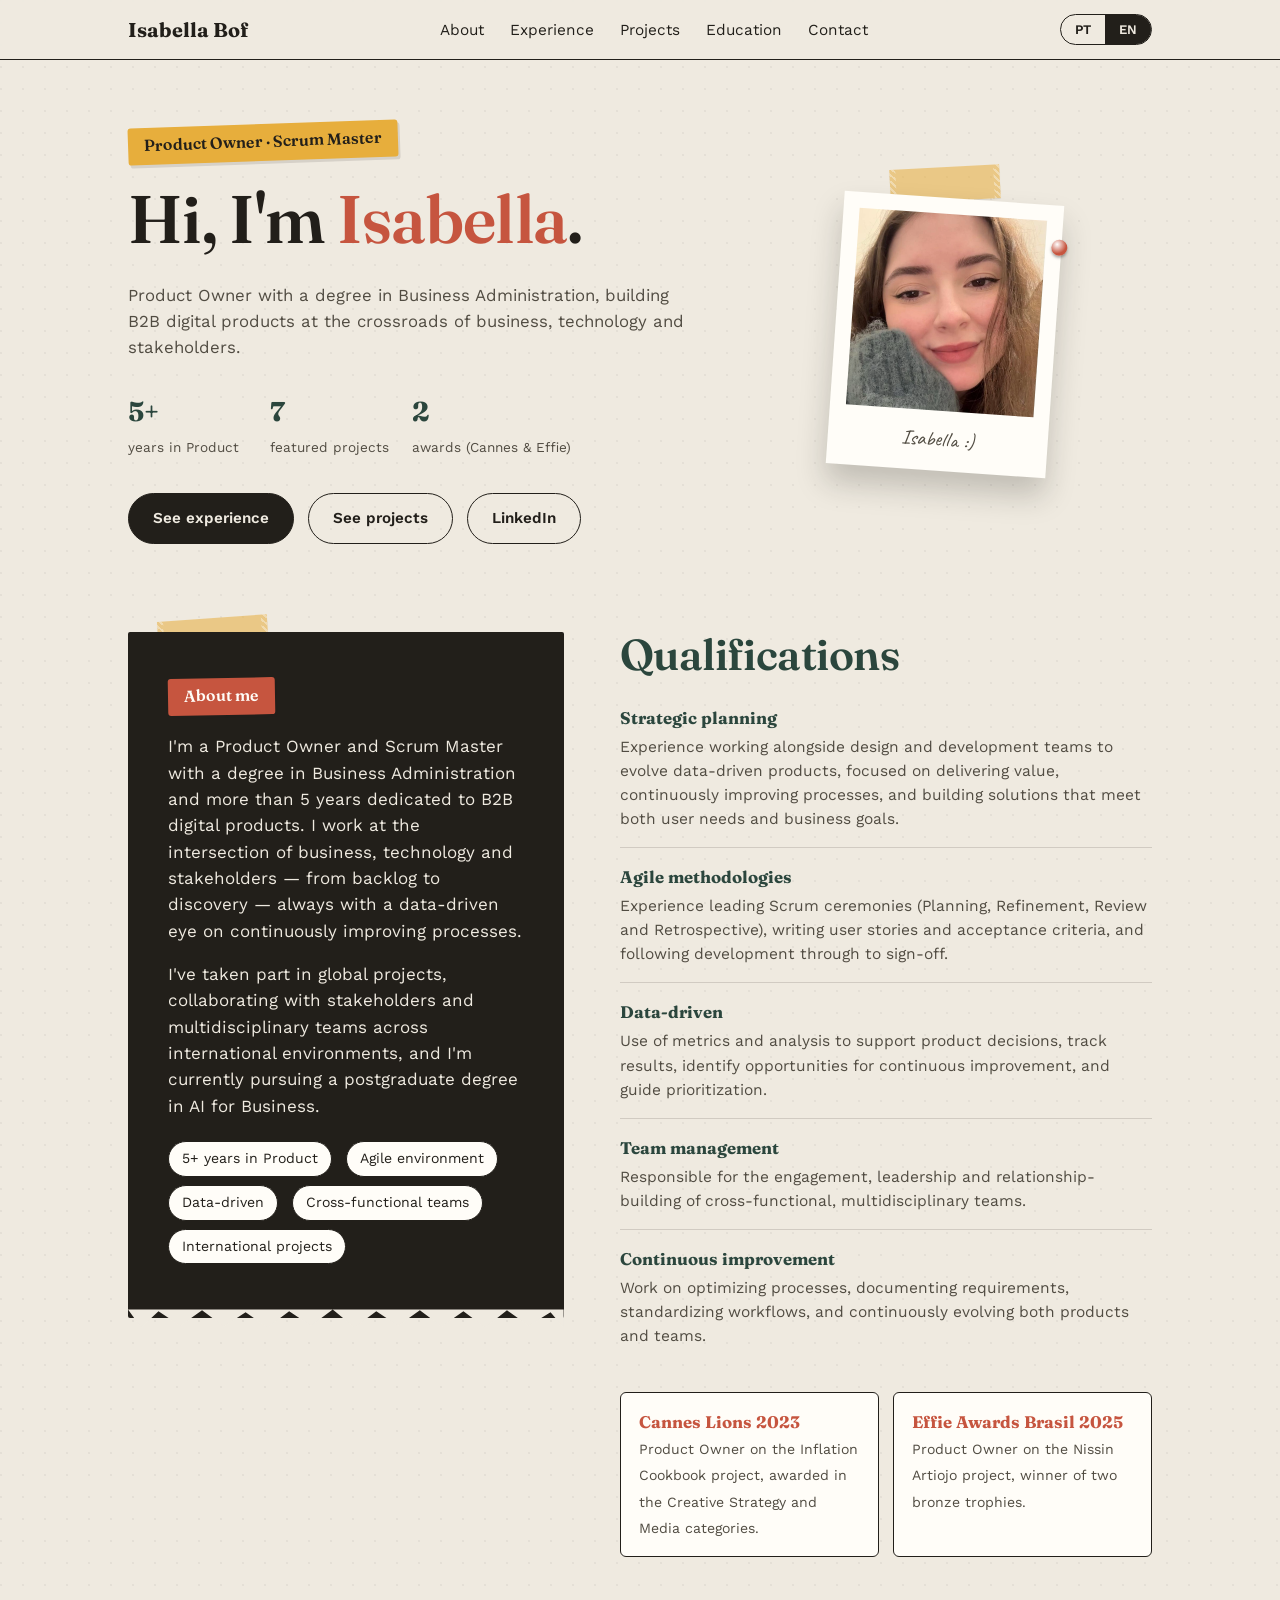
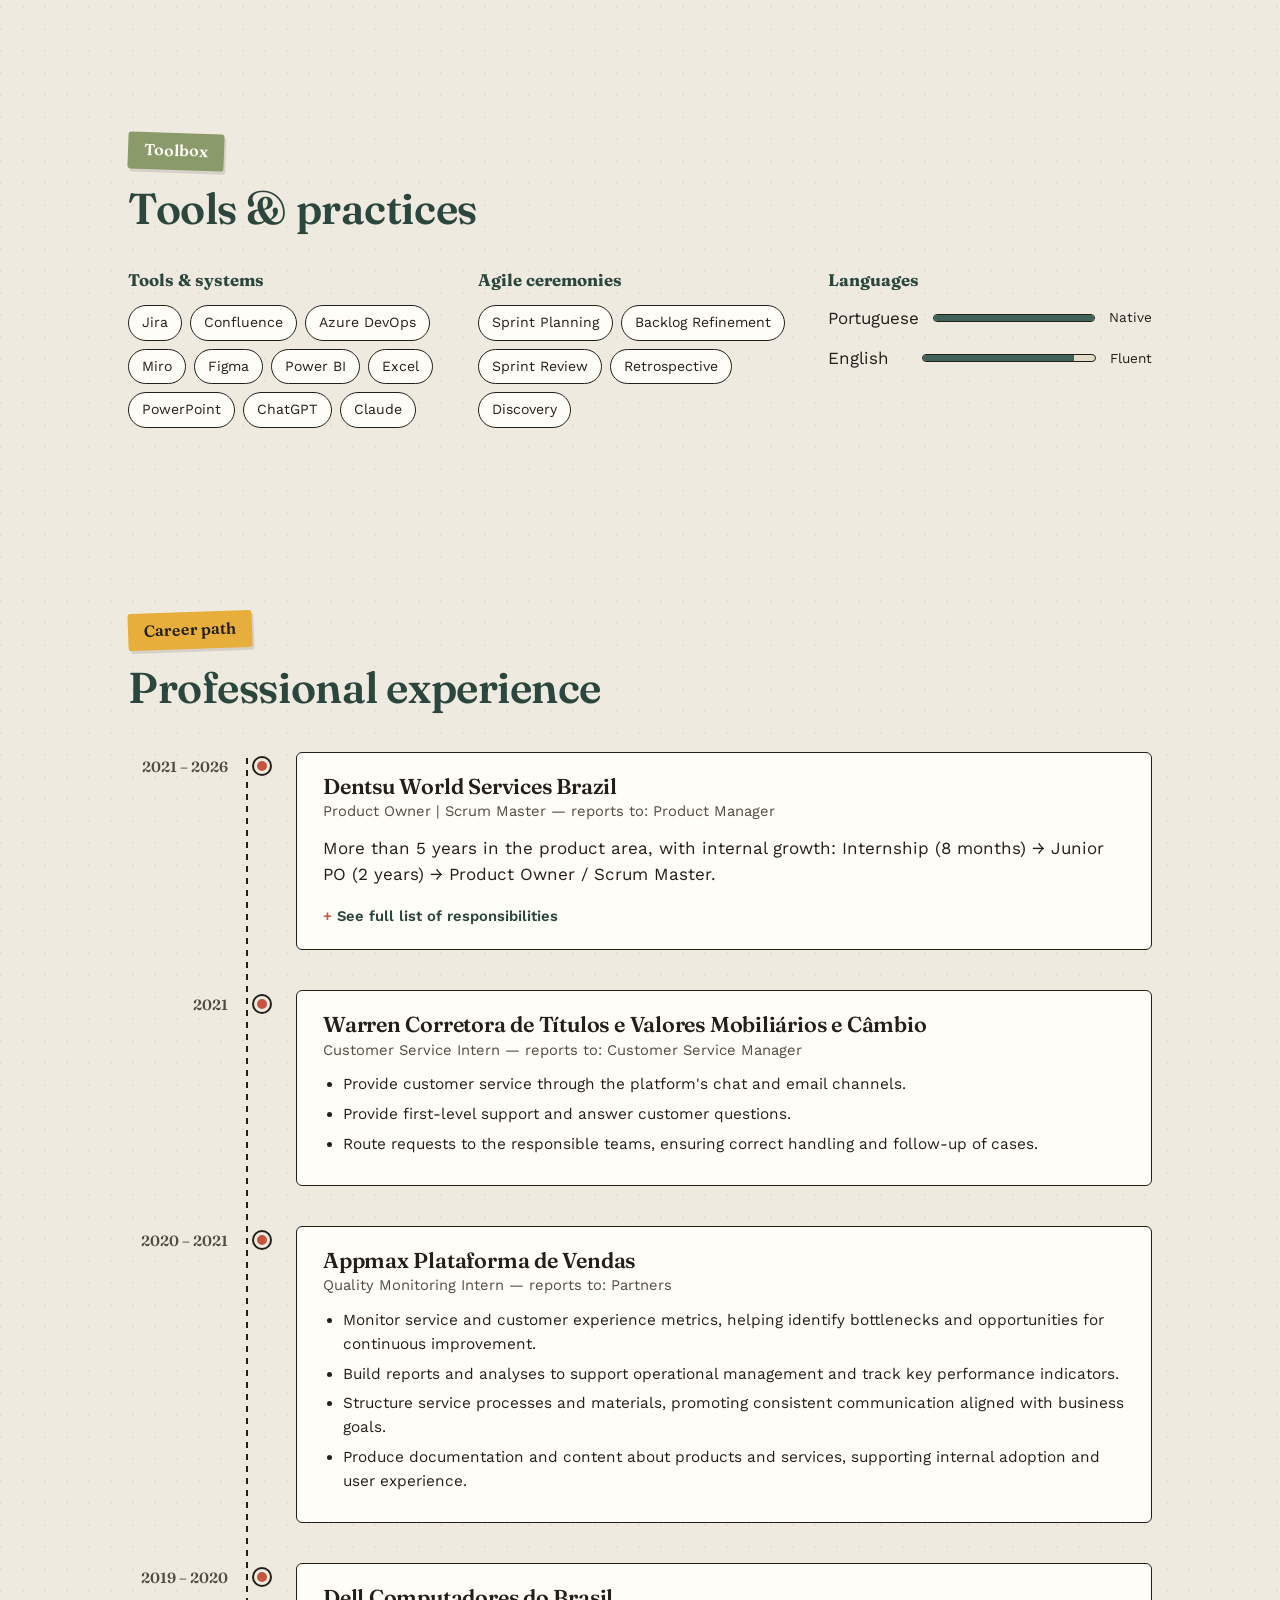
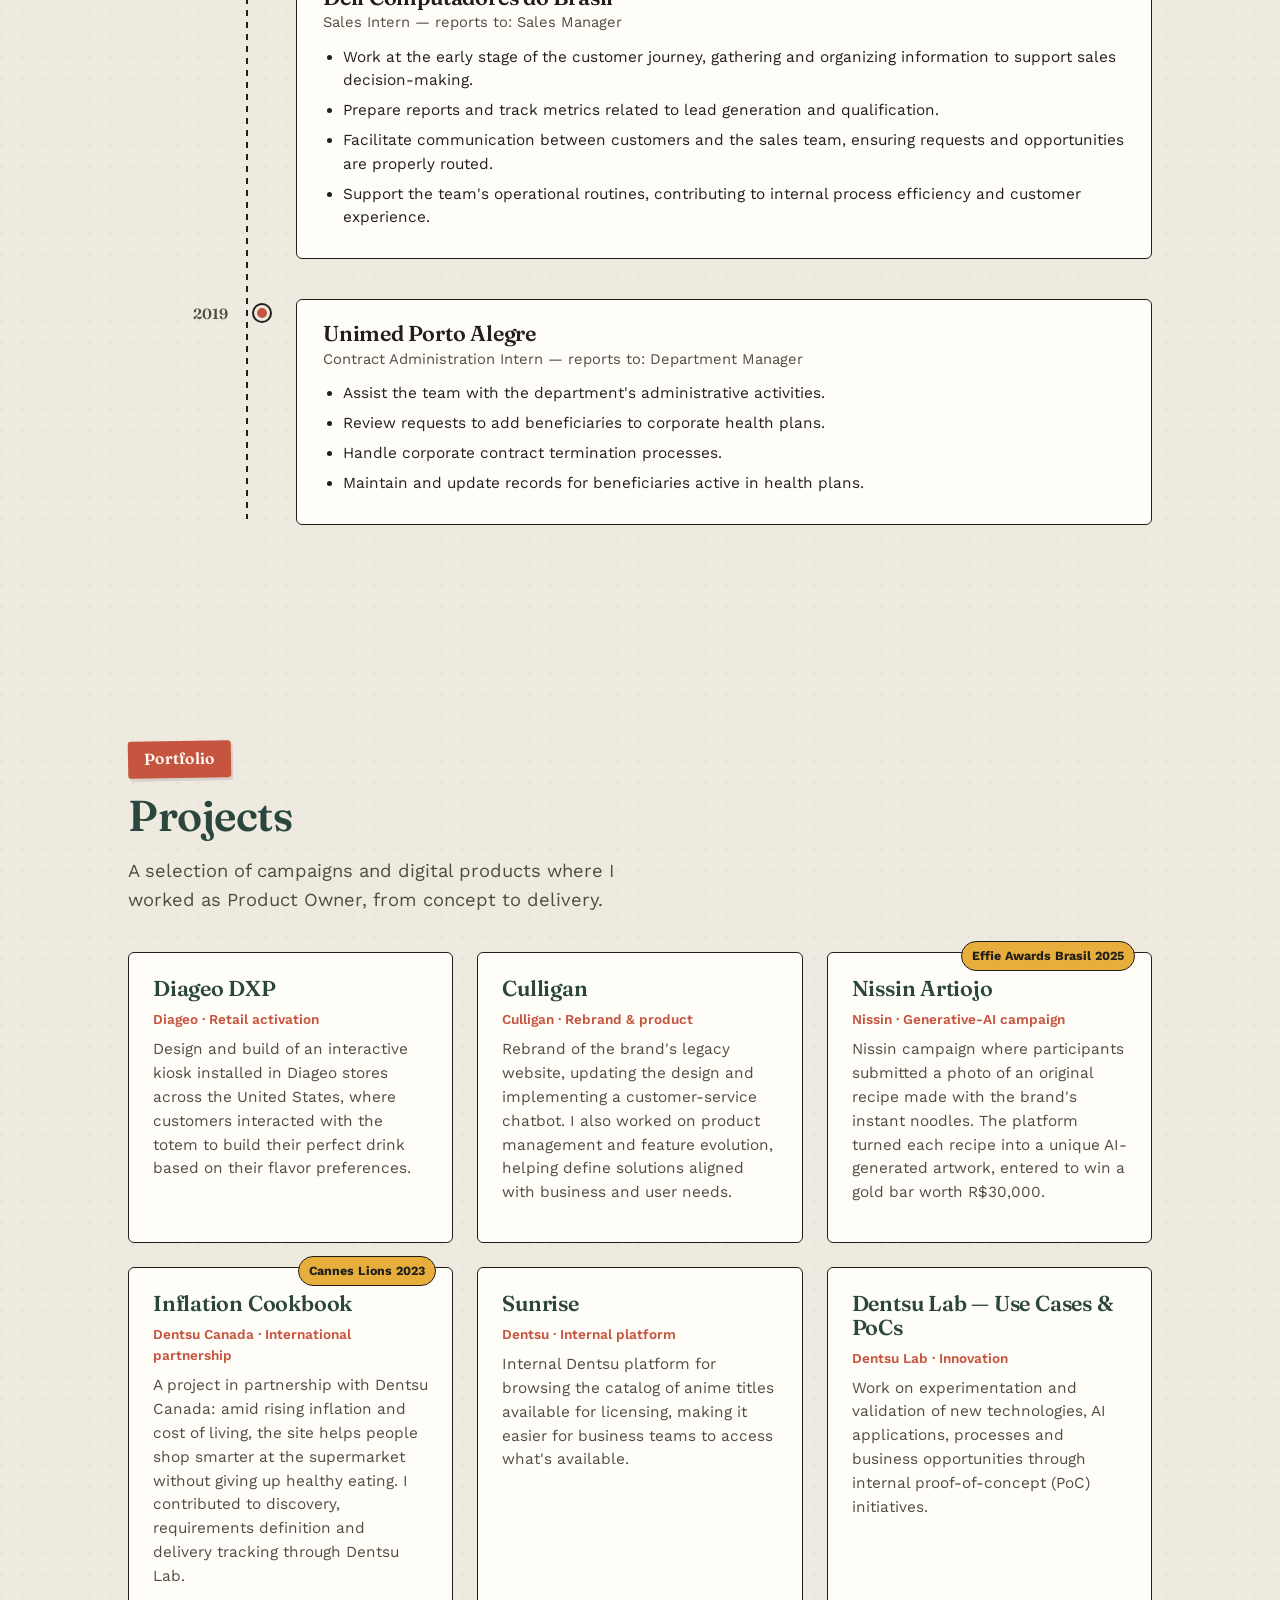
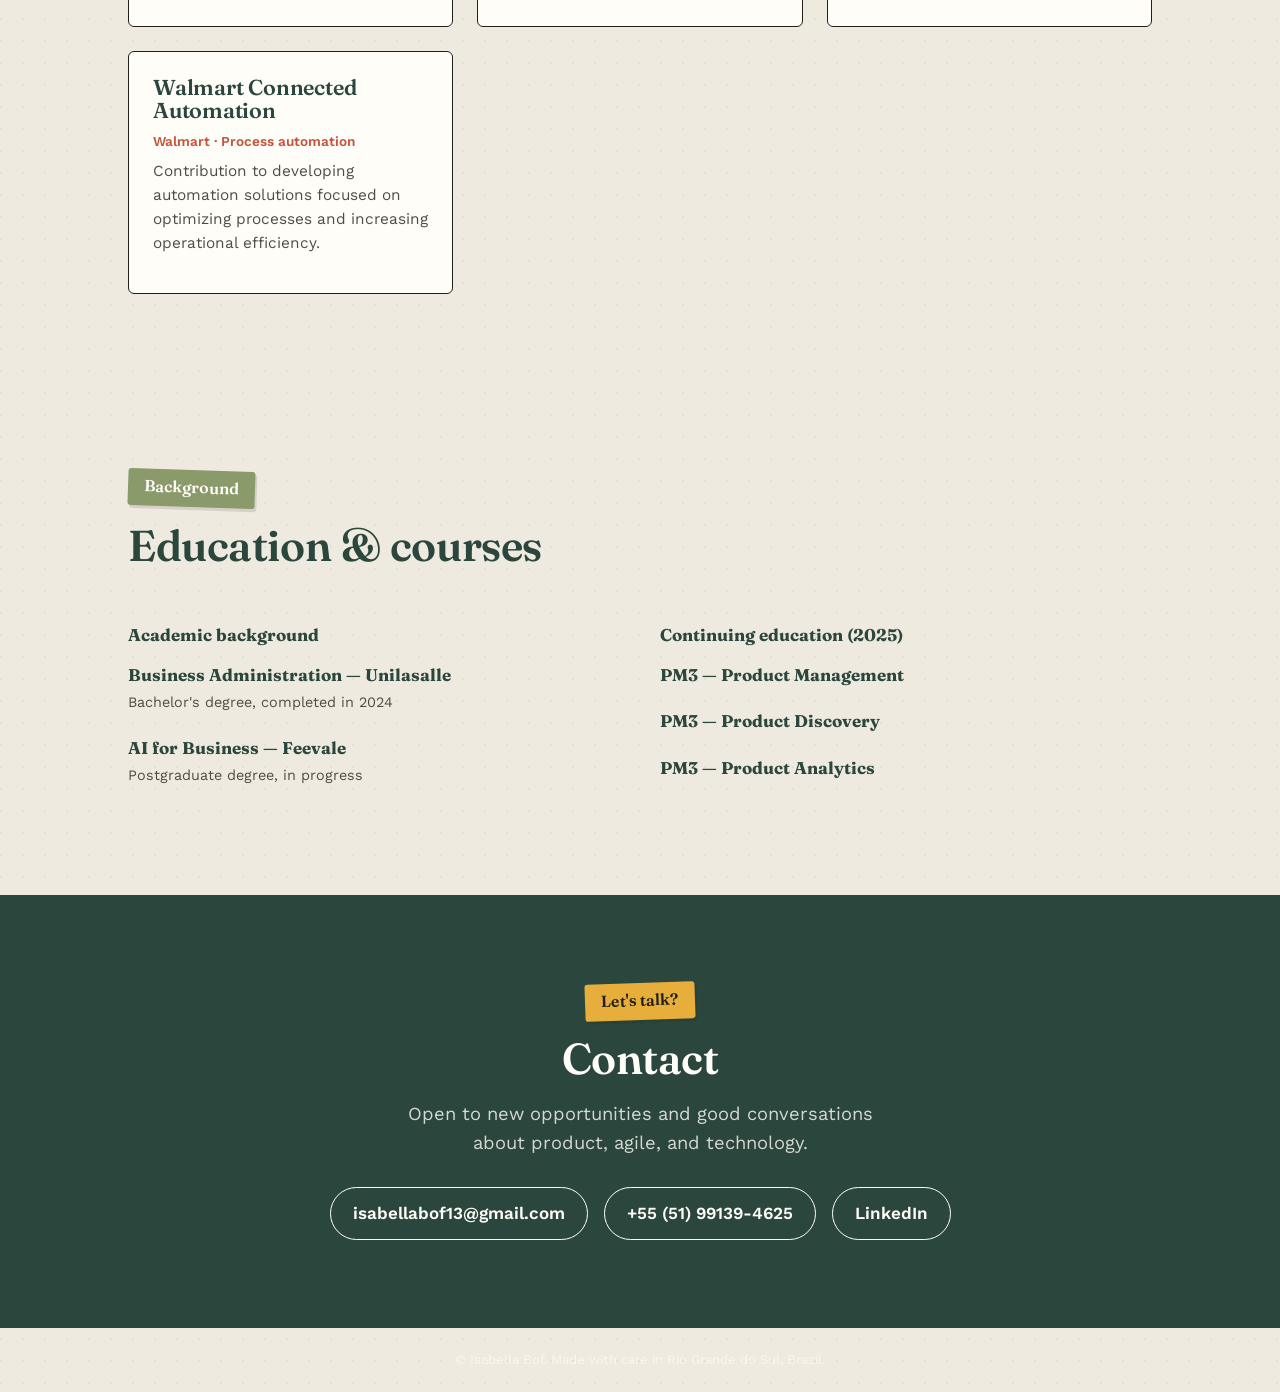
<file: index.html>
<!DOCTYPE html>
<html lang="pt">
<head>
<meta charset="UTF-8">
<meta name="viewport" content="width=device-width, initial-scale=1.0">
<title>Isabella Bof · Product Owner &amp; Scrum Master</title>
<meta name="description" content="Isabella Bof — Product Owner e Scrum Master. Produtos digitais B2B, metodologias ágeis e projetos premiados em Cannes Lions e Effie Awards.">
<link rel="icon" href="data:,">
<link rel="preconnect" href="https://fonts.googleapis.com">
<link rel="preconnect" href="https://fonts.gstatic.com" crossorigin>
<link href="https://fonts.googleapis.com/css2?family=Fraunces:opsz,wght@9..144,500;9..144,600;9..144,700&family=Work+Sans:wght@400;500;600;700&family=Caveat:wght@600&display=swap" rel="stylesheet">
<link rel="stylesheet" href="css/style.css">
</head>
<body>

<nav class="nav">
  <div class="wrap">
    <a class="nav-mark" href="#top">Isabella Bof</a>
    <ul class="nav-links">
      <li><a href="#sobre"><span data-lang="pt">Sobre</span><span data-lang="en">About</span></a></li>
      <li><a href="#experiencia"><span data-lang="pt">Experiência</span><span data-lang="en">Experience</span></a></li>
      <li><a href="#projetos"><span data-lang="pt">Projetos</span><span data-lang="en">Projects</span></a></li>
      <li><a href="#formacao"><span data-lang="pt">Formação</span><span data-lang="en">Education</span></a></li>
      <li><a href="#contato"><span data-lang="pt">Contato</span><span data-lang="en">Contact</span></a></li>
    </ul>
    <div class="lang-toggle" aria-label="Language switch">
      <button type="button" data-set-lang="pt">PT</button>
      <button type="button" data-set-lang="en">EN</button>
    </div>
  </div>
</nav>

<!-- ===================== HERO ===================== -->
<header class="hero" id="top">
  <div class="wrap">
    <div class="hero-copy">
      <span class="sticker-label mustard">Product Owner &middot; Scrum Master</span>
      <h1 data-lang="pt">Oi, eu sou a <span>Isabella</span>.</h1>
      <h1 data-lang="en">Hi, I'm <span>Isabella</span>.</h1>
      <p class="hero-role" data-lang="pt">Product Owner formada em Administração, construindo produtos digitais B2B entre negócio, tecnologia e stakeholders.</p>
      <p class="hero-role" data-lang="en">Product Owner with a degree in Business Administration, building B2B digital products at the crossroads of business, technology and stakeholders.</p>

      <div class="stat-row">
        <div class="stat"><b>5+</b><span data-lang="pt">anos em Produto</span><span data-lang="en">years in Product</span></div>
        <div class="stat"><b>7</b><span data-lang="pt">projetos em destaque</span><span data-lang="en">featured projects</span></div>
        <div class="stat"><b>2</b><span data-lang="pt">prêmios (Cannes &amp; Effie)</span><span data-lang="en">awards (Cannes &amp; Effie)</span></div>
      </div>

      <div class="btn-row">
        <a class="btn primary" href="#experiencia"><span data-lang="pt">Ver experiência</span><span data-lang="en">See experience</span></a>
        <a class="btn ghost" href="#projetos"><span data-lang="pt">Ver projetos</span><span data-lang="en">See projects</span></a>
        <a class="btn ghost" href="https://www.linkedin.com/in/isabella-bof/" target="_blank" rel="noopener">LinkedIn</a>
      </div>
    </div>

    <div class="hero-photo">
      <div class="tape"></div>
      <figure class="polaroid">
        <img src="assets/isabella.jpg" alt="Foto de Isabella Bof">
        <span class="pin"></span>
        <figcaption>Isabella :)</figcaption>
      </figure>
    </div>
  </div>
</header>

<!-- ===================== ABOUT ===================== -->
<section class="about" id="sobre">
  <div class="wrap">
    <div class="about-panel-wrap">
      <div class="tape"></div>
      <div class="torn-panel">
        <span class="sticker-label coral"><span data-lang="pt">Sobre mim</span><span data-lang="en">About me</span></span>
        <p data-lang="pt" style="margin-top:18px;">Sou Product Owner e Scrum Master, formada em Administração, com mais de 5 anos dedicados a produtos digitais B2B. Atuo na ponte entre negócio, tecnologia e stakeholders — do backlog ao discovery — sempre com um olhar orientado a dados e à evolução contínua dos processos.</p>
        <p data-lang="en" style="margin-top:18px;">I'm a Product Owner and Scrum Master with a degree in Business Administration and more than 5 years dedicated to B2B digital products. I work at the intersection of business, technology and stakeholders — from backlog to discovery — always with a data-driven eye on continuously improving processes.</p>
        <p data-lang="pt">Já participei de projetos globais, colaborando com stakeholders e equipes multidisciplinares em ambientes internacionais, e atualmente curso uma pós-graduação em Inteligência Artificial nos Negócios.</p>
        <p data-lang="en">I've taken part in global projects, collaborating with stakeholders and multidisciplinary teams across international environments, and I'm currently pursuing a postgraduate degree in AI for Business.</p>
        <div style="margin-top:22px;">
          <span class="chip" data-lang="pt">5+ anos em Produto</span>
          <span class="chip" data-lang="en">5+ years in Product</span>
          <span class="chip" data-lang="pt">Ambiente Ágil</span>
          <span class="chip" data-lang="en">Agile environment</span>
          <span class="chip" data-lang="pt">Data-Driven</span>
          <span class="chip" data-lang="en">Data-driven</span>
          <span class="chip" data-lang="pt">Times multidisciplinares</span>
          <span class="chip" data-lang="en">Cross-functional teams</span>
          <span class="chip" data-lang="pt">Projetos internacionais</span>
          <span class="chip" data-lang="en">International projects</span>
        </div>
      </div>
    </div>

    <div>
      <h2 data-lang="pt">Qualificações</h2>
      <h2 data-lang="en">Qualifications</h2>
      <ul class="qual-list">
        <li>
          <h4 data-lang="pt">Planejamento estratégico</h4>
          <h4 data-lang="en">Strategic planning</h4>
          <p data-lang="pt">Experiência trabalhando em conjunto com times de design e desenvolvimento na evolução de produtos orientados por dados, com foco em entrega de valor, melhoria contínua de processos e construção de soluções que atendam às necessidades dos usuários e objetivos do negócio.</p>
          <p data-lang="en">Experience working alongside design and development teams to evolve data-driven products, focused on delivering value, continuously improving processes, and building solutions that meet both user needs and business goals.</p>
        </li>
        <li>
          <h4 data-lang="pt">Metodologias Ágeis</h4>
          <h4 data-lang="en">Agile methodologies</h4>
          <p data-lang="pt">Experiência na condução de cerimônias Scrum (Planning, Refinement, Review e Retrospective), elaboração de user stories, critérios de aceite e acompanhamento do desenvolvimento até a homologação.</p>
          <p data-lang="en">Experience leading Scrum ceremonies (Planning, Refinement, Review and Retrospective), writing user stories and acceptance criteria, and following development through to sign-off.</p>
        </li>
        <li>
          <h4 data-lang="pt">Data-Driven</h4>
          <h4 data-lang="en">Data-driven</h4>
          <p data-lang="pt">Utilização de indicadores e análises para apoiar decisões de produto, acompanhar resultados, identificar oportunidades de melhoria contínua e orientar priorizações.</p>
          <p data-lang="en">Use of metrics and analysis to support product decisions, track results, identify opportunities for continuous improvement, and guide prioritization.</p>
        </li>
        <li>
          <h4 data-lang="pt">Gestão de equipes</h4>
          <h4 data-lang="en">Team management</h4>
          <p data-lang="pt">Responsável pelo engajamento, liderança e relacionamento de equipes multifuncionais e multidisciplinares.</p>
          <p data-lang="en">Responsible for the engagement, leadership and relationship-building of cross-functional, multidisciplinary teams.</p>
        </li>
        <li>
          <h4 data-lang="pt">Melhoria Contínua</h4>
          <h4 data-lang="en">Continuous improvement</h4>
          <p data-lang="pt">Atuação na otimização de processos, documentação de requisitos, padronização de fluxos e evolução contínua de produtos e equipes.</p>
          <p data-lang="en">Work on optimizing processes, documenting requirements, standardizing workflows, and continuously evolving both products and teams.</p>
        </li>
      </ul>

      <div class="award-strip">
        <div class="award-card">
          <b>Cannes Lions 2023</b>
          <span data-lang="pt">Product Owner no projeto Inflation Cookbook, premiado nas categorias Creative Strategy e Media.</span>
          <span data-lang="en">Product Owner on the Inflation Cookbook project, awarded in the Creative Strategy and Media categories.</span>
        </div>
        <div class="award-card">
          <b>Effie Awards Brasil 2025</b>
          <span data-lang="pt">Product Owner no projeto Nissin Artiojo, vencedor de dois troféus de bronze.</span>
          <span data-lang="en">Product Owner on the Nissin Artiojo project, winner of two bronze trophies.</span>
        </div>
      </div>
    </div>
  </div>
</section>

<!-- ===================== SKILLS / TOOLS ===================== -->
<section class="skills">
  <div class="wrap">
    <span class="sticker-label sage"><span data-lang="pt">Caixa de ferramentas</span><span data-lang="en">Toolbox</span></span>
    <h2 style="margin-top:16px;" data-lang="pt">Ferramentas &amp; práticas</h2>
    <h2 style="margin-top:16px;" data-lang="en">Tools &amp; practices</h2>

    <div class="skills-grid">
      <div class="skill-block">
        <h4 data-lang="pt">Ferramentas &amp; sistemas</h4>
        <h4 data-lang="en">Tools &amp; systems</h4>
        <div class="chips">
          <span class="chip">Jira</span>
          <span class="chip">Confluence</span>
          <span class="chip">Azure DevOps</span>
          <span class="chip">Miro</span>
          <span class="chip">Figma</span>
          <span class="chip">Power BI</span>
          <span class="chip">Excel</span>
          <span class="chip">PowerPoint</span>
          <span class="chip">ChatGPT</span>
          <span class="chip">Claude</span>
        </div>
      </div>
      <div class="skill-block">
        <h4 data-lang="pt">Cerimônias ágeis</h4>
        <h4 data-lang="en">Agile ceremonies</h4>
        <div class="chips">
          <span class="chip">Sprint Planning</span>
          <span class="chip">Backlog Refinement</span>
          <span class="chip">Sprint Review</span>
          <span class="chip">Retrospective</span>
          <span class="chip">Discovery</span>
        </div>
      </div>
      <div class="skill-block">
        <h4 data-lang="pt">Idiomas</h4>
        <h4 data-lang="en">Languages</h4>
        <div class="lang-row">
          <span style="min-width:80px;" data-lang="pt">Português</span>
          <span style="min-width:80px;" data-lang="en">Portuguese</span>
          <div class="lang-bar"><i style="width:100%;"></i></div>
          <span style="font-size:.85rem;" data-lang="pt">Nativo</span>
          <span style="font-size:.85rem;" data-lang="en">Native</span>
        </div>
        <div class="lang-row">
          <span style="min-width:80px;" data-lang="pt">Inglês</span>
          <span style="min-width:80px;" data-lang="en">English</span>
          <div class="lang-bar"><i style="width:88%;"></i></div>
          <span style="font-size:.85rem;" data-lang="pt">Fluente</span>
          <span style="font-size:.85rem;" data-lang="en">Fluent</span>
        </div>
      </div>
    </div>
  </div>
</section>

<!-- ===================== EXPERIENCE ===================== -->
<section class="experience" id="experiencia">
  <div class="wrap">
    <span class="sticker-label mustard"><span data-lang="pt">Trajetória</span><span data-lang="en">Career path</span></span>
    <h2 style="margin-top:16px;" data-lang="pt">Experiência profissional</h2>
    <h2 style="margin-top:16px;" data-lang="en">Professional experience</h2>

    <div class="timeline">

      <!-- DENTSU -->
      <div class="tl-item">
        <div class="tl-date">2021 – 2026</div>
        <div class="tl-dot"></div>
        <div class="tl-card">
          <h3>Dentsu World Services Brazil</h3>
          <p class="tl-role" data-lang="pt">Product Owner | Scrum Master — reporte: Product Manager</p>
          <p class="tl-role" data-lang="en">Product Owner | Scrum Master — reports to: Product Manager</p>
          <p data-lang="pt">Mais de 5 anos na área de produtos, com trajetória interna: Estágio (8 meses) → PO Jr (2 anos) → Product Owner / Scrum Master.</p>
          <p data-lang="en">More than 5 years in the product area, with internal growth: Internship (8 months) → Junior PO (2 years) → Product Owner / Scrum Master.</p>

          <details>
            <summary><span data-lang="pt">Ver responsabilidades completas</span><span data-lang="en">See full list of responsibilities</span></summary>
            <ul data-lang="pt">
              <li>Gerenciar e priorizar o backlog do produto, garantindo alinhamento entre objetivos de negócio, necessidades dos usuários e capacidade de entrega do time.</li>
              <li>Elaborar e detalhar user stories, critérios de aceite e regras de negócio, assegurando clareza dos requisitos para desenvolvimento e testes.</li>
              <li>Atuar como principal ponto de contato entre stakeholders e equipes técnicas, promovendo alinhamento contínuo sobre prioridades, escopo e expectativas.</li>
              <li>Conduzir cerimônias ágeis, incluindo Sprint Planning, Backlog Refinement, Sprint Review e Retrospective, apoiando a organização e evolução contínua do time.</li>
              <li>Trabalhar em parceria com equipes de Design, Desenvolvimento e QA para garantir que as soluções entregues atendam aos objetivos do produto e às necessidades dos usuários.</li>
              <li>Participar da definição e evolução de funcionalidades, traduzindo demandas de negócio em soluções viáveis e escaláveis.</li>
              <li>Priorizar funcionalidades, melhorias e correções de bugs com base em impacto para o usuário, valor para o negócio e esforço de implementação.</li>
              <li>Acompanhar o ciclo completo de desenvolvimento, desde a concepção da solução até sua entrega e validação.</li>
              <li>Realizar validações funcionais e testes de aceite, garantindo que as entregas estejam aderentes aos requisitos definidos.</li>
              <li>Facilitar discussões entre áreas de negócio e times técnicos, auxiliando na tomada de decisões e resolução de impedimentos.</li>
              <li>Documentar processos, fluxos de negócio, requisitos funcionais e comportamentos esperados do sistema.</li>
              <li>Apoiar atividades de Product Discovery, participando de levantamentos de requisitos, definição de fluxos e identificação de oportunidades de melhoria.</li>
              <li>Colaborar na construção de roadmaps e planejamento de entregas, contribuindo para a evolução contínua dos produtos digitais.</li>
              <li>Participar de reuniões com stakeholders globais para alinhamento de requisitos, validação de soluções e acompanhamento de iniciativas estratégicas.</li>
              <li>Promover a melhoria contínua dos processos de produto, incentivando boas práticas de organização, comunicação e colaboração entre as equipes.</li>
            </ul>
            <ul data-lang="en">
              <li>Manage and prioritize the product backlog, ensuring alignment between business goals, user needs and the team's delivery capacity.</li>
              <li>Write and detail user stories, acceptance criteria and business rules, ensuring requirements are clear for development and testing.</li>
              <li>Act as the main point of contact between stakeholders and technical teams, promoting ongoing alignment on priorities, scope and expectations.</li>
              <li>Lead agile ceremonies, including Sprint Planning, Backlog Refinement, Sprint Review and Retrospective, supporting the team's organization and continuous evolution.</li>
              <li>Partner with Design, Development and QA teams to ensure delivered solutions meet product goals and user needs.</li>
              <li>Take part in defining and evolving features, translating business demands into viable, scalable solutions.</li>
              <li>Prioritize features, improvements and bug fixes based on user impact, business value and implementation effort.</li>
              <li>Follow the full development cycle, from solution conception through delivery and validation.</li>
              <li>Carry out functional validations and acceptance testing, ensuring deliverables meet the defined requirements.</li>
              <li>Facilitate discussions between business areas and technical teams, supporting decision-making and removing impediments.</li>
              <li>Document processes, business flows, functional requirements and expected system behavior.</li>
              <li>Support Product Discovery activities, taking part in requirements gathering, flow definition and identifying improvement opportunities.</li>
              <li>Collaborate on building roadmaps and planning deliveries, contributing to the continuous evolution of digital products.</li>
              <li>Take part in meetings with global stakeholders to align requirements, validate solutions and follow up on strategic initiatives.</li>
              <li>Promote continuous improvement of product processes, encouraging good practices in organization, communication and collaboration across teams.</li>
            </ul>
          </details>
        </div>
      </div>

      <!-- WARREN -->
      <div class="tl-item">
        <div class="tl-date">2021</div>
        <div class="tl-dot"></div>
        <div class="tl-card">
          <h3>Warren Corretora de Títulos e Valores Mobiliários e Câmbio</h3>
          <p class="tl-role" data-lang="pt">Estágio em Customer Service — reporte: Gerente de Customer Service</p>
          <p class="tl-role" data-lang="en">Customer Service Intern — reports to: Customer Service Manager</p>
          <ul data-lang="pt">
            <li>Realizar atendimento ao cliente por meio dos canais de chat e e-mail da plataforma.</li>
            <li>Prestar suporte inicial e esclarecimento de dúvidas.</li>
            <li>Encaminhar demandas para as equipes responsáveis, garantindo o correto direcionamento e acompanhamento dos casos.</li>
          </ul>
          <ul data-lang="en">
            <li>Provide customer service through the platform's chat and email channels.</li>
            <li>Provide first-level support and answer customer questions.</li>
            <li>Route requests to the responsible teams, ensuring correct handling and follow-up of cases.</li>
          </ul>
        </div>
      </div>

      <!-- APPMAX -->
      <div class="tl-item">
        <div class="tl-date">2020 – 2021</div>
        <div class="tl-dot"></div>
        <div class="tl-card">
          <h3>Appmax Plataforma de Vendas</h3>
          <p class="tl-role" data-lang="pt">Estágio em Monitoria de Qualidade — reporte: Sócios</p>
          <p class="tl-role" data-lang="en">Quality Monitoring Intern — reports to: Partners</p>
          <ul data-lang="pt">
            <li>Acompanhamento de métricas de atendimento e experiência do cliente, contribuindo para a identificação de gargalos e oportunidades de melhoria contínua.</li>
            <li>Construção de relatórios e análises para suporte à gestão operacional e acompanhamento de indicadores-chave de desempenho.</li>
            <li>Estruturação de processos e materiais de atendimento, promovendo consistência na comunicação e alinhamento com os objetivos do negócio.</li>
            <li>Produção de documentação e conteúdos sobre produtos e serviços, apoiando a adoção interna e a experiência dos usuários.</li>
          </ul>
          <ul data-lang="en">
            <li>Monitor service and customer experience metrics, helping identify bottlenecks and opportunities for continuous improvement.</li>
            <li>Build reports and analyses to support operational management and track key performance indicators.</li>
            <li>Structure service processes and materials, promoting consistent communication aligned with business goals.</li>
            <li>Produce documentation and content about products and services, supporting internal adoption and user experience.</li>
          </ul>
        </div>
      </div>

      <!-- DELL -->
      <div class="tl-item">
        <div class="tl-date">2019 – 2020</div>
        <div class="tl-dot"></div>
        <div class="tl-card">
          <h3>Dell Computadores do Brasil</h3>
          <p class="tl-role" data-lang="pt">Estágio em Vendas — reporte: Gerente de Vendas</p>
          <p class="tl-role" data-lang="en">Sales Intern — reports to: Sales Manager</p>
          <ul data-lang="pt">
            <li>Atuação na etapa inicial da jornada do cliente, realizando a coleta e organização de informações para apoiar a tomada de decisão comercial.</li>
            <li>Elaboração de relatórios e acompanhamento de métricas relacionadas à geração e qualificação de oportunidades.</li>
            <li>Facilitação da comunicação entre clientes e equipe de vendas, garantindo o correto direcionamento de demandas e oportunidades.</li>
            <li>Suporte às rotinas operacionais da área, contribuindo para a eficiência dos processos internos e a experiência do cliente.</li>
          </ul>
          <ul data-lang="en">
            <li>Work at the early stage of the customer journey, gathering and organizing information to support sales decision-making.</li>
            <li>Prepare reports and track metrics related to lead generation and qualification.</li>
            <li>Facilitate communication between customers and the sales team, ensuring requests and opportunities are properly routed.</li>
            <li>Support the team's operational routines, contributing to internal process efficiency and customer experience.</li>
          </ul>
        </div>
      </div>

      <!-- UNIMED -->
      <div class="tl-item">
        <div class="tl-date">2019</div>
        <div class="tl-dot"></div>
        <div class="tl-card">
          <h3>Unimed Porto Alegre</h3>
          <p class="tl-role" data-lang="pt">Estágio em Administração de Contratos — reporte: Gerente da área</p>
          <p class="tl-role" data-lang="en">Contract Administration Intern — reports to: Department Manager</p>
          <ul data-lang="pt">
            <li>Auxiliar o time em atividades administrativas do setor.</li>
            <li>Analisar solicitações de inclusão de beneficiários em planos empresariais.</li>
            <li>Realizar processos de rescisão de contratos empresariais.</li>
            <li>Efetuar a manutenção e atualização cadastral de beneficiários ativos nos planos de saúde.</li>
          </ul>
          <ul data-lang="en">
            <li>Assist the team with the department's administrative activities.</li>
            <li>Review requests to add beneficiaries to corporate health plans.</li>
            <li>Handle corporate contract termination processes.</li>
            <li>Maintain and update records for beneficiaries active in health plans.</li>
          </ul>
        </div>
      </div>

    </div>
  </div>
</section>

<!-- ===================== PROJECTS ===================== -->
<section class="projects" id="projetos">
  <div class="wrap">
    <span class="sticker-label coral"><span data-lang="pt">Portfólio</span><span data-lang="en">Portfolio</span></span>
    <h2 style="margin-top:16px;" data-lang="pt">Projetos</h2>
    <h2 style="margin-top:16px;" data-lang="en">Projects</h2>
    <p class="lede" data-lang="pt">Uma seleção de campanhas e produtos digitais em que atuei como Product Owner, da concepção à entrega.</p>
    <p class="lede" data-lang="en">A selection of campaigns and digital products where I worked as Product Owner, from concept to delivery.</p>

    <div class="projects-grid">

      <div class="project-card">
        <h3>Diageo DXP</h3>
        <p class="client" data-lang="pt">Diageo · Ativação de varejo</p>
        <p class="client" data-lang="en">Diageo · Retail activation</p>
        <p data-lang="pt">Criação de um kiosk interativo instalado em lojas da Diageo nos Estados Unidos: os clientes interagiam com o totem para montar o drink perfeito, com base em suas preferências de sabor.</p>
        <p data-lang="en">Design and build of an interactive kiosk installed in Diageo stores across the United States, where customers interacted with the totem to build their perfect drink based on their flavor preferences.</p>
      </div>

      <div class="project-card">
        <h3>Culligan</h3>
        <p class="client" data-lang="pt">Culligan · Rebrand &amp; produto</p>
        <p class="client" data-lang="en">Culligan · Rebrand &amp; product</p>
        <p data-lang="pt">Rebrand do site legado da marca, com atualização de design e implementação de um chatbot de atendimento. Também atuei na gestão de produto e evolução de funcionalidades, apoiando a definição de soluções alinhadas às necessidades do negócio e dos usuários.</p>
        <p data-lang="en">Rebrand of the brand's legacy website, updating the design and implementing a customer-service chatbot. I also worked on product management and feature evolution, helping define solutions aligned with business and user needs.</p>
      </div>

      <div class="project-card">
        <span class="badge">Effie Awards Brasil 2025</span>
        <h3>Nissin Artiojo</h3>
        <p class="client" data-lang="pt">Nissin · Campanha com IA generativa</p>
        <p class="client" data-lang="en">Nissin · Generative-AI campaign</p>
        <p data-lang="pt">Campanha da Nissin em que os participantes enviavam a foto de uma receita autoral preparada com o macarrão instantâneo da marca. A plataforma transformava a receita em uma arte exclusiva gerada por IA, concorrendo a uma barra de ouro no valor de R$ 30 mil.</p>
        <p data-lang="en">Nissin campaign where participants submitted a photo of an original recipe made with the brand's instant noodles. The platform turned each recipe into a unique AI-generated artwork, entered to win a gold bar worth R$30,000.</p>
      </div>

      <div class="project-card">
        <span class="badge">Cannes Lions 2023</span>
        <h3>Inflation Cookbook</h3>
        <p class="client" data-lang="pt">Dentsu Canadá · Parceria internacional</p>
        <p class="client" data-lang="en">Dentsu Canada · International partnership</p>
        <p data-lang="pt">Projeto em parceria com a Dentsu Canadá: diante da inflação e do custo de vida em alta, o site ajuda as pessoas a fazer compras de supermercado de forma mais econômica sem abrir mão de uma alimentação saudável. Contribuí com discovery, definição de requisitos e acompanhamento das entregas pelo Dentsu Lab.</p>
        <p data-lang="en">A project in partnership with Dentsu Canada: amid rising inflation and cost of living, the site helps people shop smarter at the supermarket without giving up healthy eating. I contributed to discovery, requirements definition and delivery tracking through Dentsu Lab.</p>
      </div>

      <div class="project-card">
        <h3>Sunrise</h3>
        <p class="client" data-lang="pt">Dentsu · Plataforma interna</p>
        <p class="client" data-lang="en">Dentsu · Internal platform</p>
        <p data-lang="pt">Plataforma interna da Dentsu para consulta do catálogo de animes disponíveis para licenciamento pela empresa, facilitando o acesso das equipes de negócio aos títulos disponíveis.</p>
        <p data-lang="en">Internal Dentsu platform for browsing the catalog of anime titles available for licensing, making it easier for business teams to access what's available.</p>
      </div>

      <div class="project-card">
        <h3 data-lang="pt">Dentsu Lab — Casos de Uso e PoCs</h3>
        <h3 data-lang="en">Dentsu Lab — Use Cases &amp; PoCs</h3>
        <p class="client" data-lang="pt">Dentsu Lab · Inovação</p>
        <p class="client" data-lang="en">Dentsu Lab · Innovation</p>
        <p data-lang="pt">Atuação em iniciativas de experimentação e validação de novas tecnologias, inteligências artificiais, processos e oportunidades de negócio por meio de provas de conceito (PoCs) internas.</p>
        <p data-lang="en">Work on experimentation and validation of new technologies, AI applications, processes and business opportunities through internal proof-of-concept (PoC) initiatives.</p>
      </div>

      <div class="project-card">
        <h3>Walmart Connected Automation</h3>
        <p class="client" data-lang="pt">Walmart · Automação de processos</p>
        <p class="client" data-lang="en">Walmart · Process automation</p>
        <p data-lang="pt">Participação no desenvolvimento de soluções de automação voltadas para a otimização de processos e o aumento da eficiência operacional.</p>
        <p data-lang="en">Contribution to developing automation solutions focused on optimizing processes and increasing operational efficiency.</p>
      </div>

    </div>
  </div>
</section>

<!-- ===================== EDUCATION ===================== -->
<section class="education" id="formacao">
  <div class="wrap">
    <span class="sticker-label sage"><span data-lang="pt">Bagagem</span><span data-lang="en">Background</span></span>
    <h2 style="margin-top:16px;" data-lang="pt">Formação &amp; cursos</h2>
    <h2 style="margin-top:16px;" data-lang="en">Education &amp; courses</h2>

    <div class="edu-grid">
      <div>
        <h4 style="font-family:var(--serif); color:var(--teal-dark); margin-bottom:14px;" data-lang="pt">Formação acadêmica</h4>
        <h4 style="font-family:var(--serif); color:var(--teal-dark); margin-bottom:14px;" data-lang="en">Academic background</h4>
        <div class="edu-item">
          <b data-lang="pt">Administração — Unilasalle</b>
          <b data-lang="en">Business Administration — Unilasalle</b>
          <span data-lang="pt">Graduação concluída em 2024</span>
          <span data-lang="en">Bachelor's degree, completed in 2024</span>
        </div>
        <div class="edu-item">
          <b data-lang="pt">Inteligência Artificial nos Negócios — Feevale</b>
          <b data-lang="en">AI for Business — Feevale</b>
          <span data-lang="pt">Pós-graduação em andamento</span>
          <span data-lang="en">Postgraduate degree, in progress</span>
        </div>
      </div>
      <div>
        <h4 style="font-family:var(--serif); color:var(--teal-dark); margin-bottom:14px;" data-lang="pt">Formação complementar (2025)</h4>
        <h4 style="font-family:var(--serif); color:var(--teal-dark); margin-bottom:14px;" data-lang="en">Continuing education (2025)</h4>
        <div class="edu-item">
          <b>PM3 — Product Management</b>
        </div>
        <div class="edu-item">
          <b>PM3 — Product Discovery</b>
        </div>
        <div class="edu-item">
          <b>PM3 — Product Analytics</b>
        </div>
      </div>
    </div>
  </div>
</section>

<!-- ===================== CONTACT ===================== -->
<section class="contact" id="contato">
  <div class="wrap">
    <span class="sticker-label mustard"><span data-lang="pt">Vamos conversar?</span><span data-lang="en">Let's talk?</span></span>
    <h2 style="margin-top:16px;" data-lang="pt">Contato</h2>
    <h2 style="margin-top:16px;" data-lang="en">Contact</h2>
    <p class="lede" data-lang="pt">Aberta a novas oportunidades e boas conversas sobre produto, agilidade e tecnologia.</p>
    <p class="lede" data-lang="en">Open to new opportunities and good conversations about product, agile, and technology.</p>

    <div class="contact-links">
      <a href="mailto:isabellabof13@gmail.com">isabellabof13@gmail.com</a>
      <a href="tel:+5551991394625">+55 (51) 99139-4625</a>
      <a href="https://www.linkedin.com/in/isabella-bof/" target="_blank" rel="noopener">LinkedIn</a>
    </div>
  </div>
</section>

<footer class="site-foot">
  <span data-lang="pt">&copy; <span id="year"></span> Isabella Bof. Feito com carinho no Rio Grande do Sul.</span>
  <span data-lang="en">&copy; <span id="year"></span> Isabella Bof. Made with care in Rio Grande do Sul, Brazil.</span>
</footer>

<script src="js/script.js"></script>
</body>
</html>
</file>
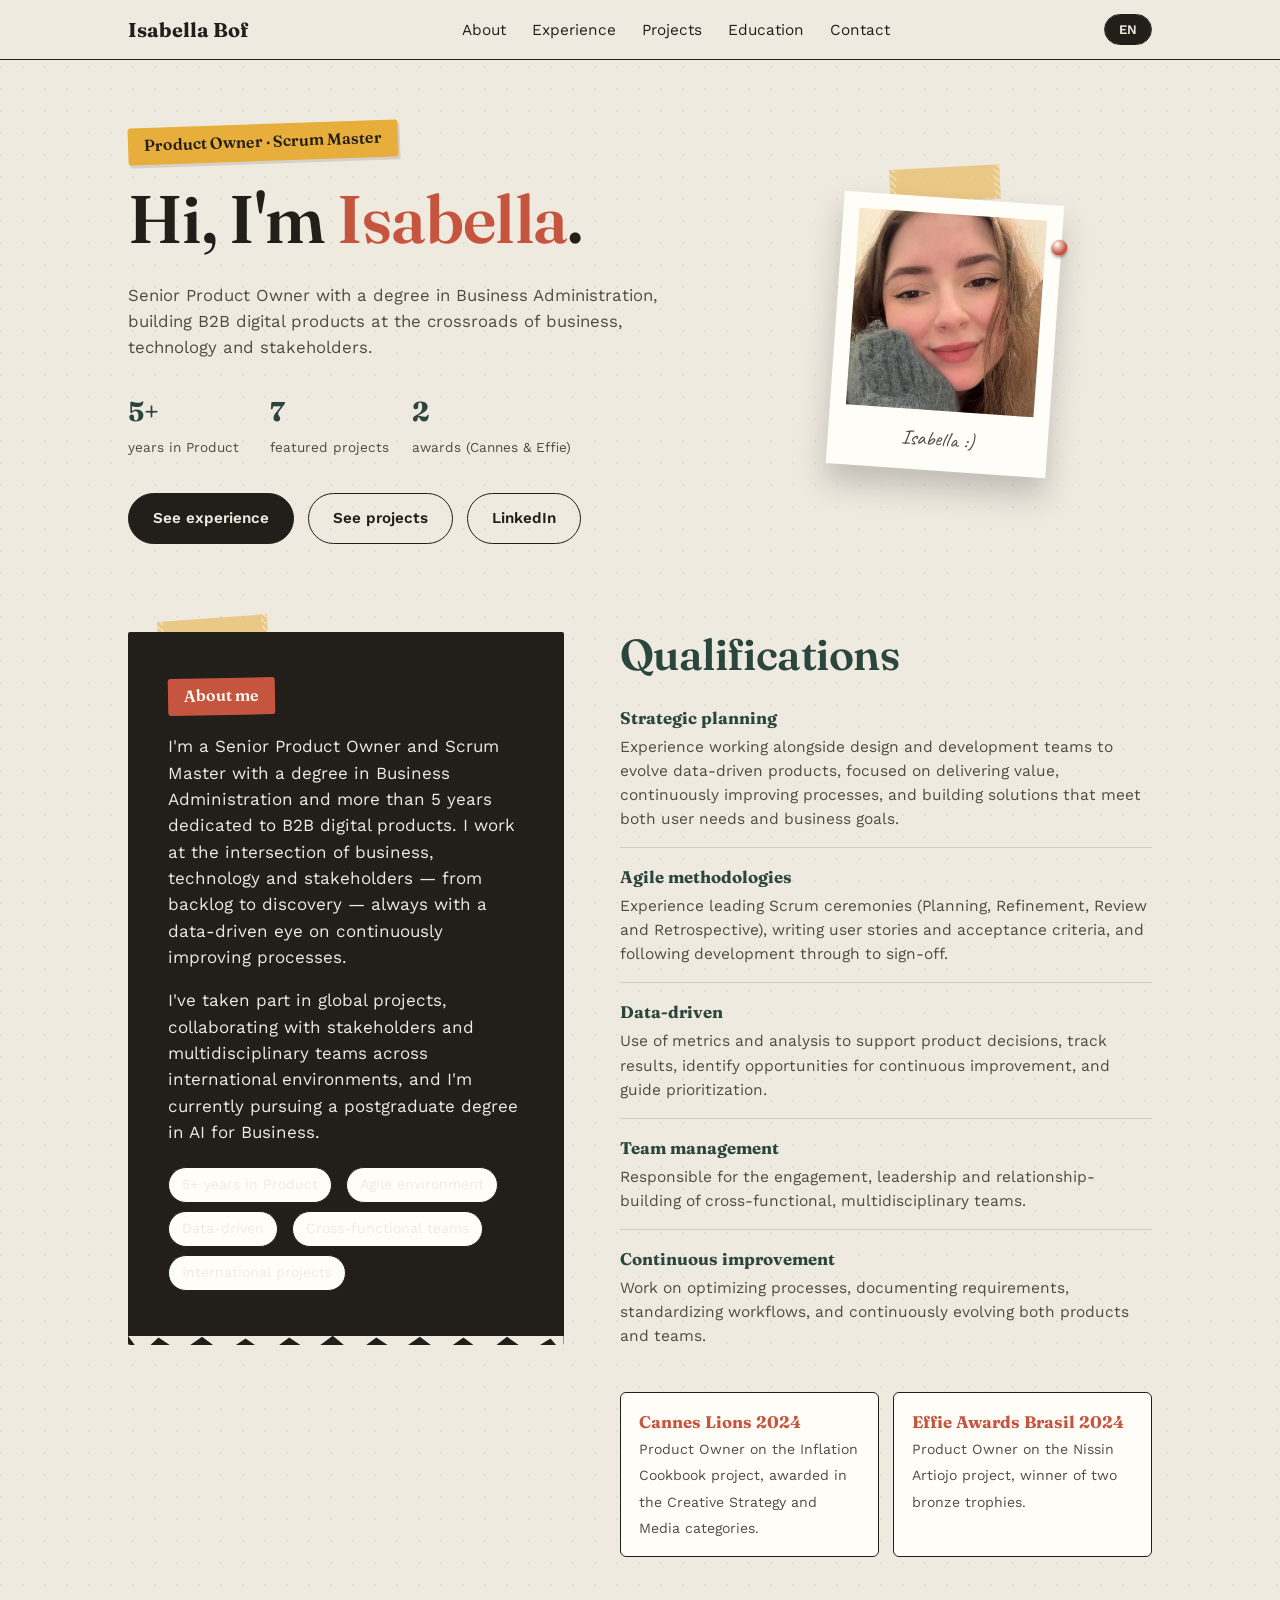
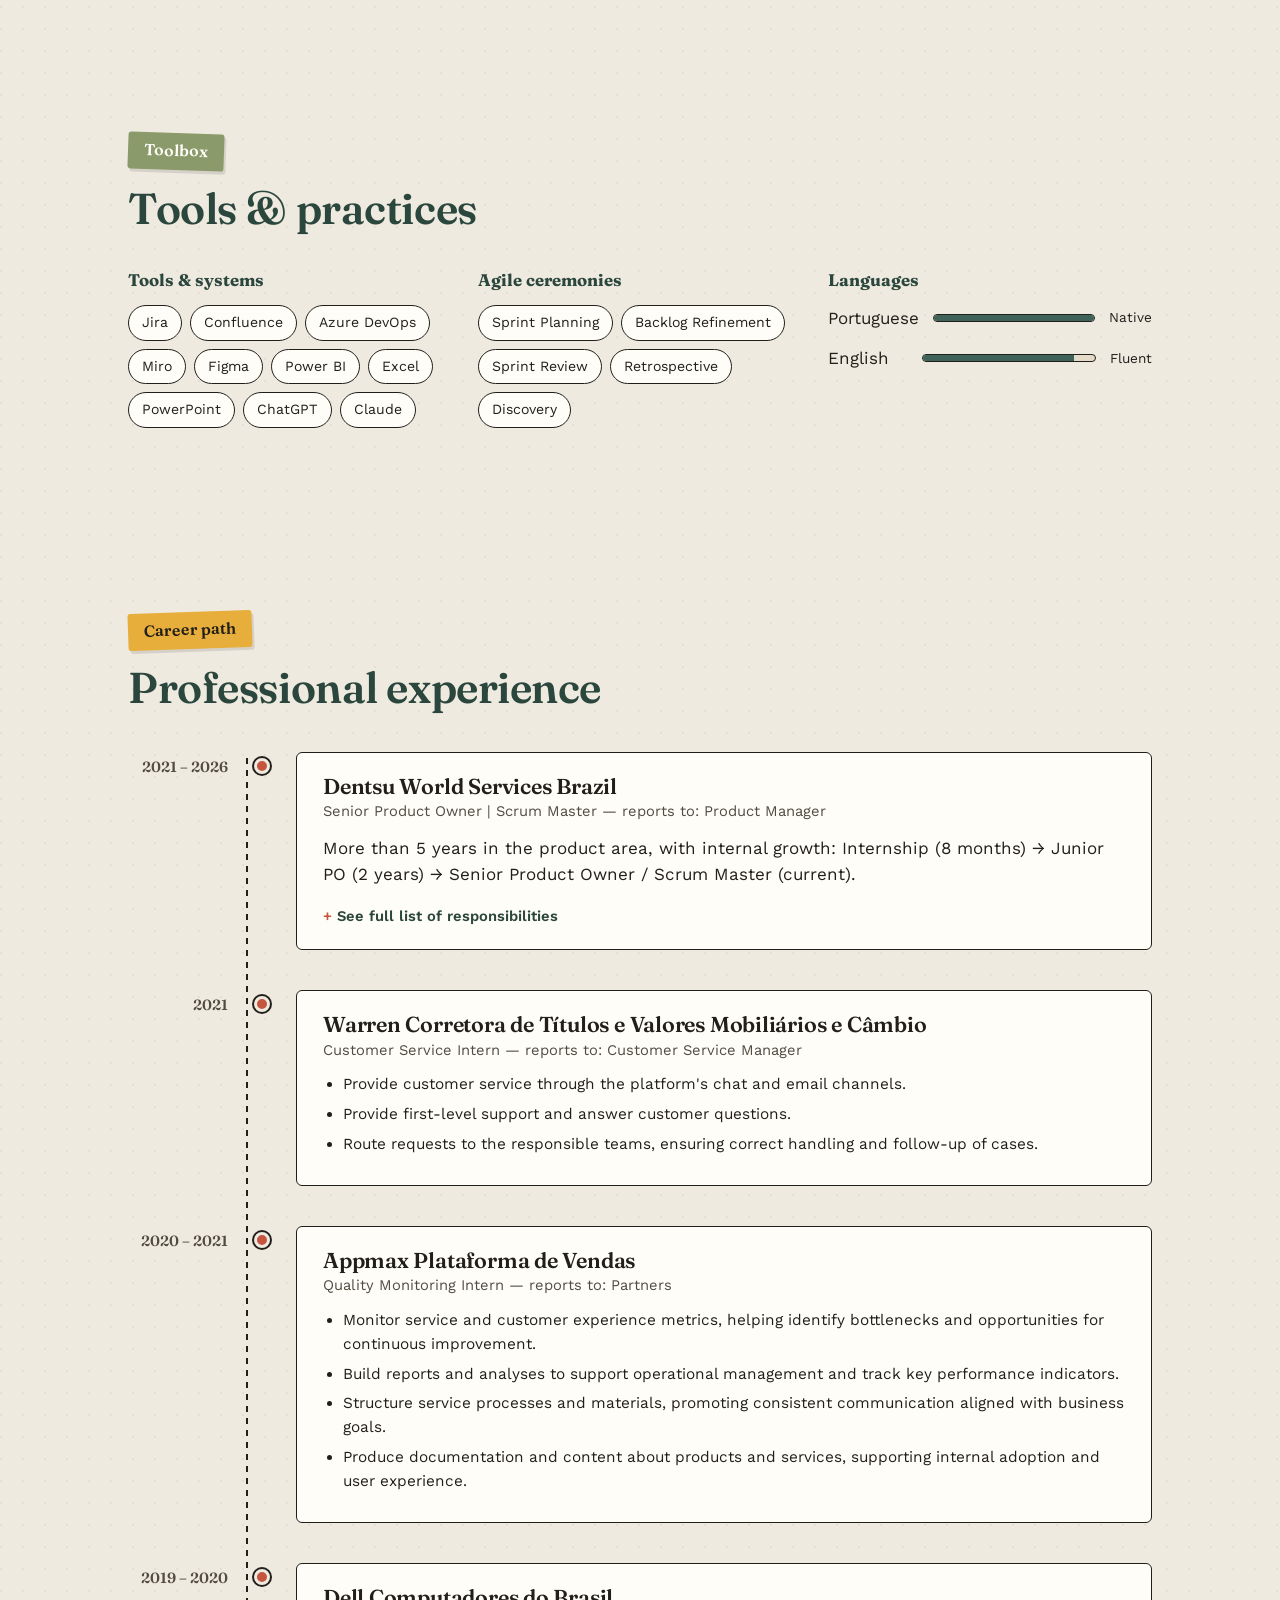
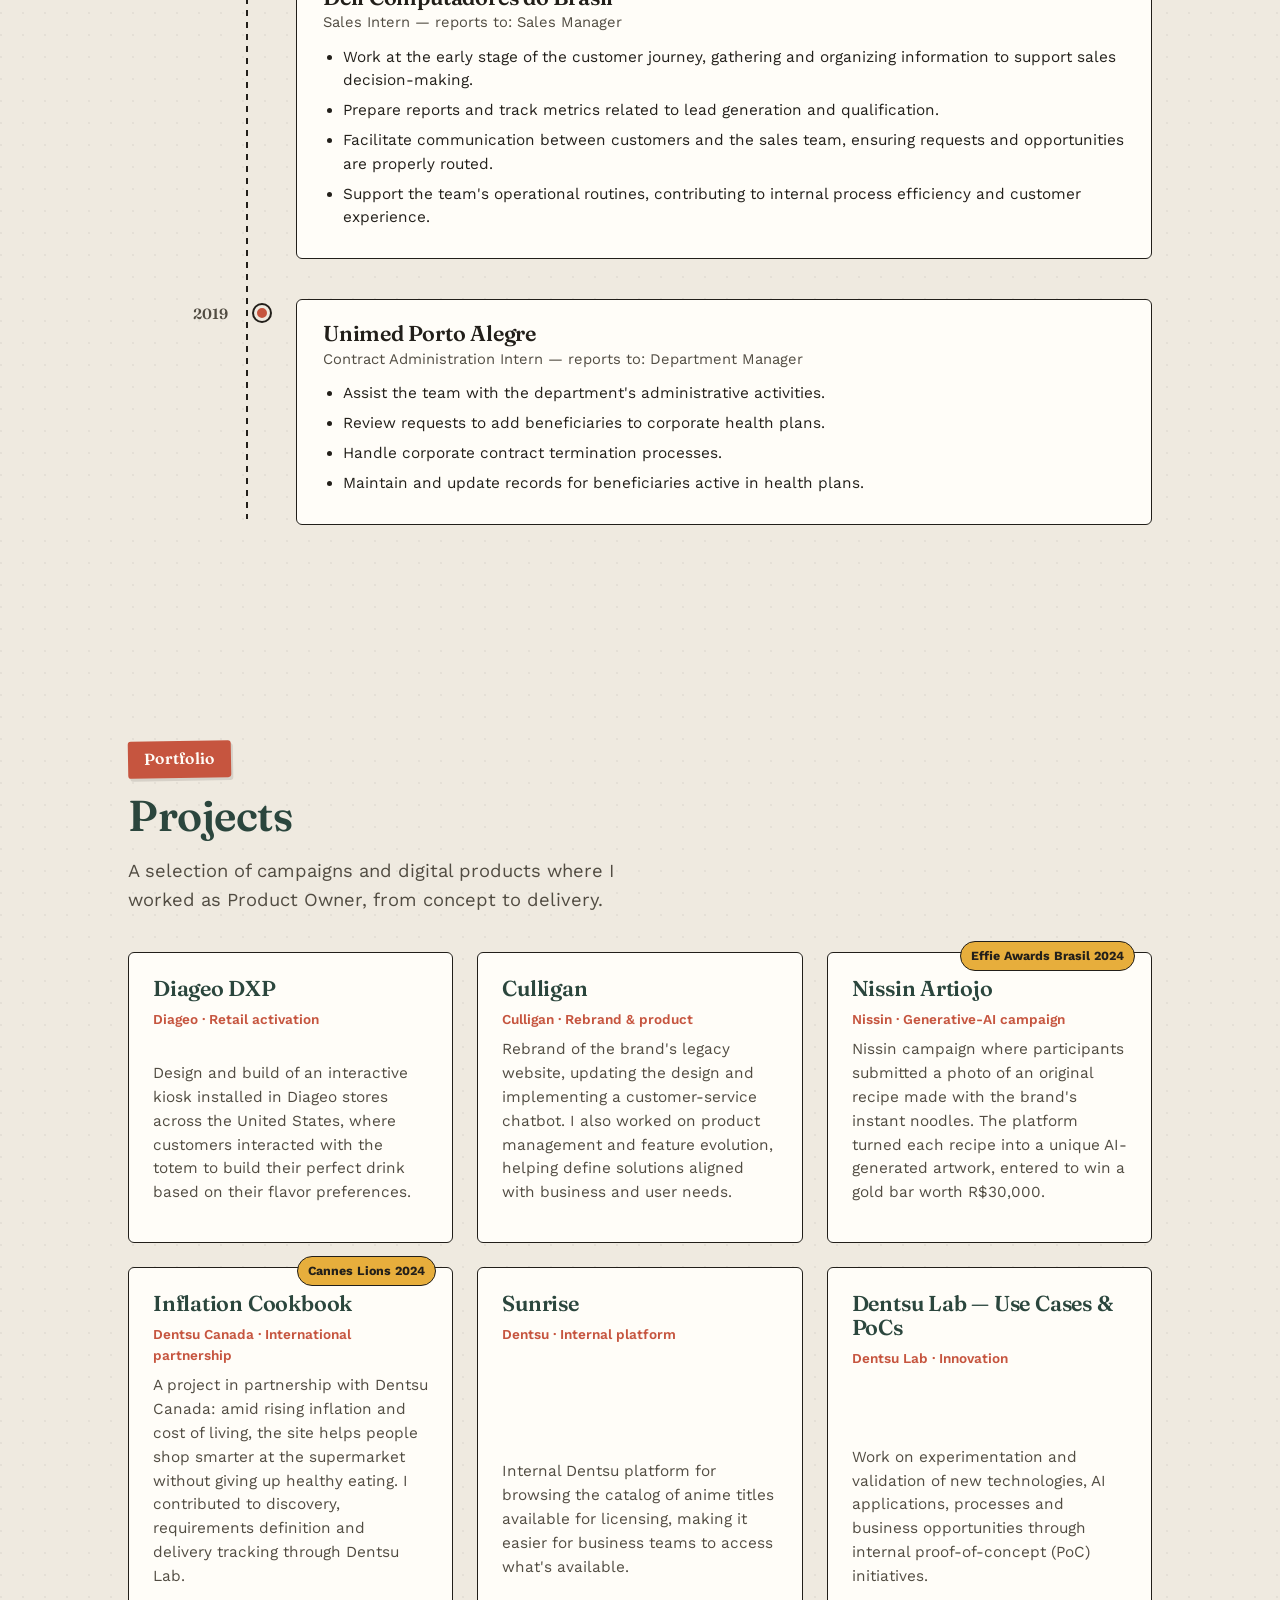
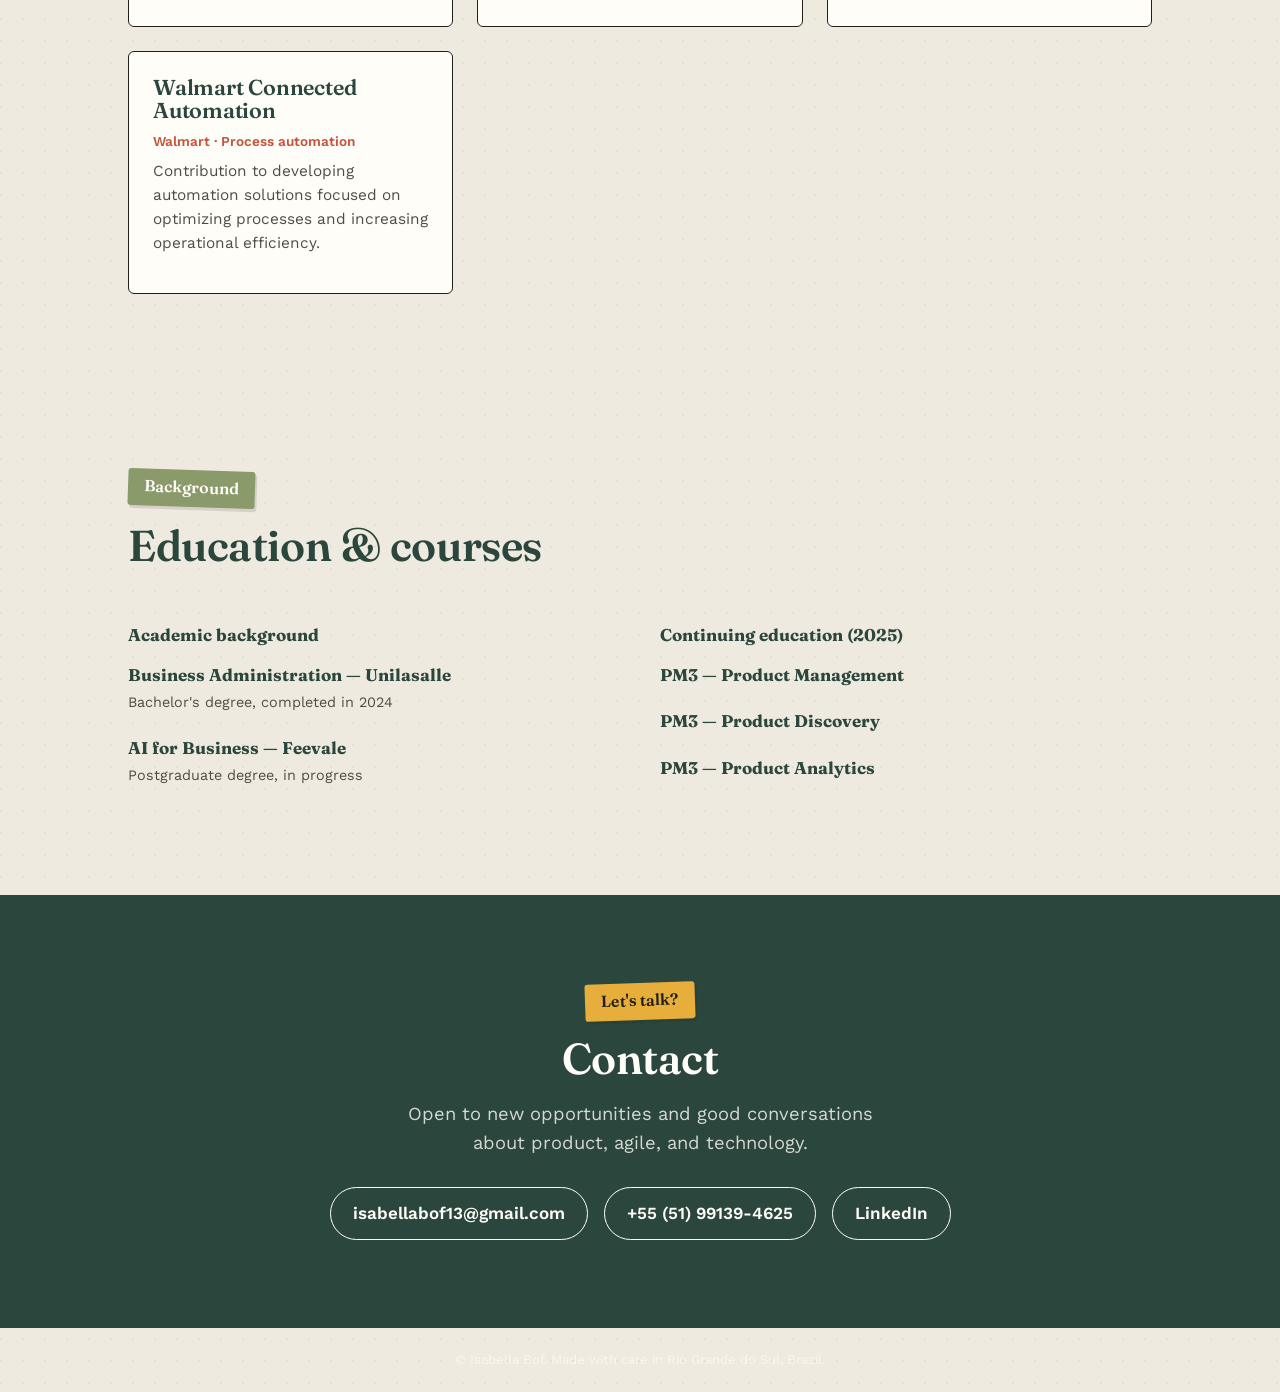
<file: portfolio/index.html>
<!DOCTYPE html>
<html lang="pt">
<head>
<meta charset="UTF-8">
<meta name="viewport" content="width=device-width, initial-scale=1.0">
<title>Isabella Bof · Product Owner &amp; Scrum Master</title>
<meta name="description" content="Isabella Bof — Product Owner Sênior e Scrum Master. Produtos digitais B2B, metodologias ágeis e projetos premiados em Cannes Lions e Effie Awards.">
<link rel="icon" href="data:,">
<link rel="preconnect" href="https://fonts.googleapis.com">
<link rel="preconnect" href="https://fonts.gstatic.com" crossorigin>
<link href="https://fonts.googleapis.com/css2?family=Fraunces:opsz,wght@9..144,500;9..144,600;9..144,700&family=Work+Sans:wght@400;500;600;700&family=Caveat:wght@600&display=swap" rel="stylesheet">
<link rel="stylesheet" href="css/style.css">
</head>
<body>

<nav class="nav">
  <div class="wrap">
    <a class="nav-mark" href="#top">Isabella Bof</a>
    <ul class="nav-links">
      <li><a href="#sobre"><span data-lang="pt">Sobre</span><span data-lang="en">About</span></a></li>
      <li><a href="#experiencia"><span data-lang="pt">Experiência</span><span data-lang="en">Experience</span></a></li>
      <li><a href="#projetos"><span data-lang="pt">Projetos</span><span data-lang="en">Projects</span></a></li>
      <li><a href="#formacao"><span data-lang="pt">Formação</span><span data-lang="en">Education</span></a></li>
      <li><a href="#contato"><span data-lang="pt">Contato</span><span data-lang="en">Contact</span></a></li>
    </ul>
    <div class="lang-toggle" aria-label="Language switch">
      <button type="button" data-lang="pt">PT</button>
      <button type="button" data-lang="en">EN</button>
    </div>
  </div>
</nav>

<!-- ===================== HERO ===================== -->
<header class="hero" id="top">
  <div class="wrap">
    <div class="hero-copy">
      <span class="sticker-label mustard">Product Owner &middot; Scrum Master</span>
      <h1 data-lang="pt">Oi, eu sou a <span>Isabella</span>.</h1>
      <h1 data-lang="en">Hi, I'm <span>Isabella</span>.</h1>
      <p class="hero-role" data-lang="pt">Product Owner Sênior formada em Administração, construindo produtos digitais B2B entre negócio, tecnologia e stakeholders.</p>
      <p class="hero-role" data-lang="en">Senior Product Owner with a degree in Business Administration, building B2B digital products at the crossroads of business, technology and stakeholders.</p>

      <div class="stat-row">
        <div class="stat"><b>5+</b><span data-lang="pt">anos em Produto</span><span data-lang="en">years in Product</span></div>
        <div class="stat"><b>7</b><span data-lang="pt">projetos em destaque</span><span data-lang="en">featured projects</span></div>
        <div class="stat"><b>2</b><span data-lang="pt">prêmios (Cannes &amp; Effie)</span><span data-lang="en">awards (Cannes &amp; Effie)</span></div>
      </div>

      <div class="btn-row">
        <a class="btn primary" href="#experiencia"><span data-lang="pt">Ver experiência</span><span data-lang="en">See experience</span></a>
        <a class="btn ghost" href="#projetos"><span data-lang="pt">Ver projetos</span><span data-lang="en">See projects</span></a>
        <a class="btn ghost" href="https://www.linkedin.com/in/isabella-bof/" target="_blank" rel="noopener">LinkedIn</a>
      </div>
    </div>

    <div class="hero-photo">
      <div class="tape"></div>
      <figure class="polaroid">
        <img src="assets/isabella.jpg" alt="Foto de Isabella Bof">
        <span class="pin"></span>
        <figcaption>Isabella :)</figcaption>
      </figure>
    </div>
  </div>
</header>

<!-- ===================== ABOUT ===================== -->
<section class="about" id="sobre">
  <div class="wrap">
    <div class="about-panel-wrap">
      <div class="tape"></div>
      <div class="torn-panel">
        <span class="sticker-label coral"><span data-lang="pt">Sobre mim</span><span data-lang="en">About me</span></span>
        <p data-lang="pt" style="margin-top:18px;">Sou Product Owner Sênior e Scrum Master, formada em Administração, com mais de 5 anos dedicados a produtos digitais B2B. Atuo na ponte entre negócio, tecnologia e stakeholders — do backlog ao discovery — sempre com um olhar orientado a dados e à evolução contínua dos processos.</p>
        <p data-lang="en" style="margin-top:18px;">I'm a Senior Product Owner and Scrum Master with a degree in Business Administration and more than 5 years dedicated to B2B digital products. I work at the intersection of business, technology and stakeholders — from backlog to discovery — always with a data-driven eye on continuously improving processes.</p>
        <p data-lang="pt">Já participei de projetos globais, colaborando com stakeholders e equipes multidisciplinares em ambientes internacionais, e atualmente curso uma pós-graduação em Inteligência Artificial nos Negócios.</p>
        <p data-lang="en">I've taken part in global projects, collaborating with stakeholders and multidisciplinary teams across international environments, and I'm currently pursuing a postgraduate degree in AI for Business.</p>
        <div style="margin-top:22px;">
          <span class="chip" data-lang="pt">5+ anos em Produto</span>
          <span class="chip" data-lang="en">5+ years in Product</span>
          <span class="chip" data-lang="pt">Ambiente Ágil</span>
          <span class="chip" data-lang="en">Agile environment</span>
          <span class="chip" data-lang="pt">Data-Driven</span>
          <span class="chip" data-lang="en">Data-driven</span>
          <span class="chip" data-lang="pt">Times multidisciplinares</span>
          <span class="chip" data-lang="en">Cross-functional teams</span>
          <span class="chip" data-lang="pt">Projetos internacionais</span>
          <span class="chip" data-lang="en">International projects</span>
        </div>
      </div>
    </div>

    <div>
      <h2 data-lang="pt">Qualificações</h2>
      <h2 data-lang="en">Qualifications</h2>
      <ul class="qual-list">
        <li>
          <h4 data-lang="pt">Planejamento estratégico</h4>
          <h4 data-lang="en">Strategic planning</h4>
          <p data-lang="pt">Experiência trabalhando em conjunto com times de design e desenvolvimento na evolução de produtos orientados por dados, com foco em entrega de valor, melhoria contínua de processos e construção de soluções que atendam às necessidades dos usuários e objetivos do negócio.</p>
          <p data-lang="en">Experience working alongside design and development teams to evolve data-driven products, focused on delivering value, continuously improving processes, and building solutions that meet both user needs and business goals.</p>
        </li>
        <li>
          <h4 data-lang="pt">Metodologias Ágeis</h4>
          <h4 data-lang="en">Agile methodologies</h4>
          <p data-lang="pt">Experiência na condução de cerimônias Scrum (Planning, Refinement, Review e Retrospective), elaboração de user stories, critérios de aceite e acompanhamento do desenvolvimento até a homologação.</p>
          <p data-lang="en">Experience leading Scrum ceremonies (Planning, Refinement, Review and Retrospective), writing user stories and acceptance criteria, and following development through to sign-off.</p>
        </li>
        <li>
          <h4 data-lang="pt">Data-Driven</h4>
          <h4 data-lang="en">Data-driven</h4>
          <p data-lang="pt">Utilização de indicadores e análises para apoiar decisões de produto, acompanhar resultados, identificar oportunidades de melhoria contínua e orientar priorizações.</p>
          <p data-lang="en">Use of metrics and analysis to support product decisions, track results, identify opportunities for continuous improvement, and guide prioritization.</p>
        </li>
        <li>
          <h4 data-lang="pt">Gestão de equipes</h4>
          <h4 data-lang="en">Team management</h4>
          <p data-lang="pt">Responsável pelo engajamento, liderança e relacionamento de equipes multifuncionais e multidisciplinares.</p>
          <p data-lang="en">Responsible for the engagement, leadership and relationship-building of cross-functional, multidisciplinary teams.</p>
        </li>
        <li>
          <h4 data-lang="pt">Melhoria Contínua</h4>
          <h4 data-lang="en">Continuous improvement</h4>
          <p data-lang="pt">Atuação na otimização de processos, documentação de requisitos, padronização de fluxos e evolução contínua de produtos e equipes.</p>
          <p data-lang="en">Work on optimizing processes, documenting requirements, standardizing workflows, and continuously evolving both products and teams.</p>
        </li>
      </ul>

      <div class="award-strip">
        <div class="award-card">
          <b>Cannes Lions 2024</b>
          <span data-lang="pt">Product Owner no projeto Inflation Cookbook, premiado nas categorias Creative Strategy e Media.</span>
          <span data-lang="en">Product Owner on the Inflation Cookbook project, awarded in the Creative Strategy and Media categories.</span>
        </div>
        <div class="award-card">
          <b>Effie Awards Brasil 2024</b>
          <span data-lang="pt">Product Owner no projeto Nissin Artiojo, vencedor de dois troféus de bronze.</span>
          <span data-lang="en">Product Owner on the Nissin Artiojo project, winner of two bronze trophies.</span>
        </div>
      </div>
    </div>
  </div>
</section>

<!-- ===================== SKILLS / TOOLS ===================== -->
<section class="skills">
  <div class="wrap">
    <span class="sticker-label sage"><span data-lang="pt">Caixa de ferramentas</span><span data-lang="en">Toolbox</span></span>
    <h2 style="margin-top:16px;" data-lang="pt">Ferramentas &amp; práticas</h2>
    <h2 style="margin-top:16px;" data-lang="en">Tools &amp; practices</h2>

    <div class="skills-grid">
      <div class="skill-block">
        <h4 data-lang="pt">Ferramentas &amp; sistemas</h4>
        <h4 data-lang="en">Tools &amp; systems</h4>
        <div class="chips">
          <span class="chip">Jira</span>
          <span class="chip">Confluence</span>
          <span class="chip">Azure DevOps</span>
          <span class="chip">Miro</span>
          <span class="chip">Figma</span>
          <span class="chip">Power BI</span>
          <span class="chip">Excel</span>
          <span class="chip">PowerPoint</span>
          <span class="chip">ChatGPT</span>
          <span class="chip">Claude</span>
        </div>
      </div>
      <div class="skill-block">
        <h4 data-lang="pt">Cerimônias ágeis</h4>
        <h4 data-lang="en">Agile ceremonies</h4>
        <div class="chips">
          <span class="chip">Sprint Planning</span>
          <span class="chip">Backlog Refinement</span>
          <span class="chip">Sprint Review</span>
          <span class="chip">Retrospective</span>
          <span class="chip">Discovery</span>
        </div>
      </div>
      <div class="skill-block">
        <h4 data-lang="pt">Idiomas</h4>
        <h4 data-lang="en">Languages</h4>
        <div class="lang-row">
          <span style="min-width:80px;" data-lang="pt">Português</span>
          <span style="min-width:80px;" data-lang="en">Portuguese</span>
          <div class="lang-bar"><i style="width:100%;"></i></div>
          <span style="font-size:.85rem;" data-lang="pt">Nativo</span>
          <span style="font-size:.85rem;" data-lang="en">Native</span>
        </div>
        <div class="lang-row">
          <span style="min-width:80px;" data-lang="pt">Inglês</span>
          <span style="min-width:80px;" data-lang="en">English</span>
          <div class="lang-bar"><i style="width:88%;"></i></div>
          <span style="font-size:.85rem;" data-lang="pt">Fluente</span>
          <span style="font-size:.85rem;" data-lang="en">Fluent</span>
        </div>
      </div>
    </div>
  </div>
</section>

<!-- ===================== EXPERIENCE ===================== -->
<section class="experience" id="experiencia">
  <div class="wrap">
    <span class="sticker-label mustard"><span data-lang="pt">Trajetória</span><span data-lang="en">Career path</span></span>
    <h2 style="margin-top:16px;" data-lang="pt">Experiência profissional</h2>
    <h2 style="margin-top:16px;" data-lang="en">Professional experience</h2>

    <div class="timeline">

      <!-- DENTSU -->
      <div class="tl-item">
        <div class="tl-date">2021 – 2026</div>
        <div class="tl-dot"></div>
        <div class="tl-card">
          <h3>Dentsu World Services Brazil</h3>
          <p class="tl-role" data-lang="pt">Product Owner Sênior | Scrum Master — reporte: Product Manager</p>
          <p class="tl-role" data-lang="en">Senior Product Owner | Scrum Master — reports to: Product Manager</p>
          <p data-lang="pt">Mais de 5 anos na área de produtos, com trajetória interna: Estágio (8 meses) → PO Jr (2 anos) → Product Owner Sênior / Scrum Master (atual).</p>
          <p data-lang="en">More than 5 years in the product area, with internal growth: Internship (8 months) → Junior PO (2 years) → Senior Product Owner / Scrum Master (current).</p>

          <details>
            <summary><span data-lang="pt">Ver responsabilidades completas</span><span data-lang="en">See full list of responsibilities</span></summary>
            <ul data-lang="pt">
              <li>Gerenciar e priorizar o backlog do produto, garantindo alinhamento entre objetivos de negócio, necessidades dos usuários e capacidade de entrega do time.</li>
              <li>Elaborar e detalhar user stories, critérios de aceite e regras de negócio, assegurando clareza dos requisitos para desenvolvimento e testes.</li>
              <li>Atuar como principal ponto de contato entre stakeholders e equipes técnicas, promovendo alinhamento contínuo sobre prioridades, escopo e expectativas.</li>
              <li>Conduzir cerimônias ágeis, incluindo Sprint Planning, Backlog Refinement, Sprint Review e Retrospective, apoiando a organização e evolução contínua do time.</li>
              <li>Trabalhar em parceria com equipes de Design, Desenvolvimento e QA para garantir que as soluções entregues atendam aos objetivos do produto e às necessidades dos usuários.</li>
              <li>Participar da definição e evolução de funcionalidades, traduzindo demandas de negócio em soluções viáveis e escaláveis.</li>
              <li>Priorizar funcionalidades, melhorias e correções de bugs com base em impacto para o usuário, valor para o negócio e esforço de implementação.</li>
              <li>Acompanhar o ciclo completo de desenvolvimento, desde a concepção da solução até sua entrega e validação.</li>
              <li>Realizar validações funcionais e testes de aceite, garantindo que as entregas estejam aderentes aos requisitos definidos.</li>
              <li>Facilitar discussões entre áreas de negócio e times técnicos, auxiliando na tomada de decisões e resolução de impedimentos.</li>
              <li>Documentar processos, fluxos de negócio, requisitos funcionais e comportamentos esperados do sistema.</li>
              <li>Apoiar atividades de Product Discovery, participando de levantamentos de requisitos, definição de fluxos e identificação de oportunidades de melhoria.</li>
              <li>Colaborar na construção de roadmaps e planejamento de entregas, contribuindo para a evolução contínua dos produtos digitais.</li>
              <li>Participar de reuniões com stakeholders globais para alinhamento de requisitos, validação de soluções e acompanhamento de iniciativas estratégicas.</li>
              <li>Promover a melhoria contínua dos processos de produto, incentivando boas práticas de organização, comunicação e colaboração entre as equipes.</li>
            </ul>
            <ul data-lang="en">
              <li>Manage and prioritize the product backlog, ensuring alignment between business goals, user needs and the team's delivery capacity.</li>
              <li>Write and detail user stories, acceptance criteria and business rules, ensuring requirements are clear for development and testing.</li>
              <li>Act as the main point of contact between stakeholders and technical teams, promoting ongoing alignment on priorities, scope and expectations.</li>
              <li>Lead agile ceremonies, including Sprint Planning, Backlog Refinement, Sprint Review and Retrospective, supporting the team's organization and continuous evolution.</li>
              <li>Partner with Design, Development and QA teams to ensure delivered solutions meet product goals and user needs.</li>
              <li>Take part in defining and evolving features, translating business demands into viable, scalable solutions.</li>
              <li>Prioritize features, improvements and bug fixes based on user impact, business value and implementation effort.</li>
              <li>Follow the full development cycle, from solution conception through delivery and validation.</li>
              <li>Carry out functional validations and acceptance testing, ensuring deliverables meet the defined requirements.</li>
              <li>Facilitate discussions between business areas and technical teams, supporting decision-making and removing impediments.</li>
              <li>Document processes, business flows, functional requirements and expected system behavior.</li>
              <li>Support Product Discovery activities, taking part in requirements gathering, flow definition and identifying improvement opportunities.</li>
              <li>Collaborate on building roadmaps and planning deliveries, contributing to the continuous evolution of digital products.</li>
              <li>Take part in meetings with global stakeholders to align requirements, validate solutions and follow up on strategic initiatives.</li>
              <li>Promote continuous improvement of product processes, encouraging good practices in organization, communication and collaboration across teams.</li>
            </ul>
          </details>
        </div>
      </div>

      <!-- WARREN -->
      <div class="tl-item">
        <div class="tl-date">2021</div>
        <div class="tl-dot"></div>
        <div class="tl-card">
          <h3>Warren Corretora de Títulos e Valores Mobiliários e Câmbio</h3>
          <p class="tl-role" data-lang="pt">Estágio em Customer Service — reporte: Gerente de Customer Service</p>
          <p class="tl-role" data-lang="en">Customer Service Intern — reports to: Customer Service Manager</p>
          <ul data-lang="pt">
            <li>Realizar atendimento ao cliente por meio dos canais de chat e e-mail da plataforma.</li>
            <li>Prestar suporte inicial e esclarecimento de dúvidas.</li>
            <li>Encaminhar demandas para as equipes responsáveis, garantindo o correto direcionamento e acompanhamento dos casos.</li>
          </ul>
          <ul data-lang="en">
            <li>Provide customer service through the platform's chat and email channels.</li>
            <li>Provide first-level support and answer customer questions.</li>
            <li>Route requests to the responsible teams, ensuring correct handling and follow-up of cases.</li>
          </ul>
        </div>
      </div>

      <!-- APPMAX -->
      <div class="tl-item">
        <div class="tl-date">2020 – 2021</div>
        <div class="tl-dot"></div>
        <div class="tl-card">
          <h3>Appmax Plataforma de Vendas</h3>
          <p class="tl-role" data-lang="pt">Estágio em Monitoria de Qualidade — reporte: Sócios</p>
          <p class="tl-role" data-lang="en">Quality Monitoring Intern — reports to: Partners</p>
          <ul data-lang="pt">
            <li>Acompanhamento de métricas de atendimento e experiência do cliente, contribuindo para a identificação de gargalos e oportunidades de melhoria contínua.</li>
            <li>Construção de relatórios e análises para suporte à gestão operacional e acompanhamento de indicadores-chave de desempenho.</li>
            <li>Estruturação de processos e materiais de atendimento, promovendo consistência na comunicação e alinhamento com os objetivos do negócio.</li>
            <li>Produção de documentação e conteúdos sobre produtos e serviços, apoiando a adoção interna e a experiência dos usuários.</li>
          </ul>
          <ul data-lang="en">
            <li>Monitor service and customer experience metrics, helping identify bottlenecks and opportunities for continuous improvement.</li>
            <li>Build reports and analyses to support operational management and track key performance indicators.</li>
            <li>Structure service processes and materials, promoting consistent communication aligned with business goals.</li>
            <li>Produce documentation and content about products and services, supporting internal adoption and user experience.</li>
          </ul>
        </div>
      </div>

      <!-- DELL -->
      <div class="tl-item">
        <div class="tl-date">2019 – 2020</div>
        <div class="tl-dot"></div>
        <div class="tl-card">
          <h3>Dell Computadores do Brasil</h3>
          <p class="tl-role" data-lang="pt">Estágio em Vendas — reporte: Gerente de Vendas</p>
          <p class="tl-role" data-lang="en">Sales Intern — reports to: Sales Manager</p>
          <ul data-lang="pt">
            <li>Atuação na etapa inicial da jornada do cliente, realizando a coleta e organização de informações para apoiar a tomada de decisão comercial.</li>
            <li>Elaboração de relatórios e acompanhamento de métricas relacionadas à geração e qualificação de oportunidades.</li>
            <li>Facilitação da comunicação entre clientes e equipe de vendas, garantindo o correto direcionamento de demandas e oportunidades.</li>
            <li>Suporte às rotinas operacionais da área, contribuindo para a eficiência dos processos internos e a experiência do cliente.</li>
          </ul>
          <ul data-lang="en">
            <li>Work at the early stage of the customer journey, gathering and organizing information to support sales decision-making.</li>
            <li>Prepare reports and track metrics related to lead generation and qualification.</li>
            <li>Facilitate communication between customers and the sales team, ensuring requests and opportunities are properly routed.</li>
            <li>Support the team's operational routines, contributing to internal process efficiency and customer experience.</li>
          </ul>
        </div>
      </div>

      <!-- UNIMED -->
      <div class="tl-item">
        <div class="tl-date">2019</div>
        <div class="tl-dot"></div>
        <div class="tl-card">
          <h3>Unimed Porto Alegre</h3>
          <p class="tl-role" data-lang="pt">Estágio em Administração de Contratos — reporte: Gerente da área</p>
          <p class="tl-role" data-lang="en">Contract Administration Intern — reports to: Department Manager</p>
          <ul data-lang="pt">
            <li>Auxiliar o time em atividades administrativas do setor.</li>
            <li>Analisar solicitações de inclusão de beneficiários em planos empresariais.</li>
            <li>Realizar processos de rescisão de contratos empresariais.</li>
            <li>Efetuar a manutenção e atualização cadastral de beneficiários ativos nos planos de saúde.</li>
          </ul>
          <ul data-lang="en">
            <li>Assist the team with the department's administrative activities.</li>
            <li>Review requests to add beneficiaries to corporate health plans.</li>
            <li>Handle corporate contract termination processes.</li>
            <li>Maintain and update records for beneficiaries active in health plans.</li>
          </ul>
        </div>
      </div>

    </div>
  </div>
</section>

<!-- ===================== PROJECTS ===================== -->
<section class="projects" id="projetos">
  <div class="wrap">
    <span class="sticker-label coral"><span data-lang="pt">Portfólio</span><span data-lang="en">Portfolio</span></span>
    <h2 style="margin-top:16px;" data-lang="pt">Projetos</h2>
    <h2 style="margin-top:16px;" data-lang="en">Projects</h2>
    <p class="lede" data-lang="pt">Uma seleção de campanhas e produtos digitais em que atuei como Product Owner, da concepção à entrega.</p>
    <p class="lede" data-lang="en">A selection of campaigns and digital products where I worked as Product Owner, from concept to delivery.</p>

    <div class="projects-grid">

      <div class="project-card">
        <h3>Diageo DXP</h3>
        <p class="client" data-lang="pt">Diageo · Ativação de varejo</p>
        <p class="client" data-lang="en">Diageo · Retail activation</p>
        <p data-lang="pt">Criação de um kiosk interativo instalado em lojas da Diageo nos Estados Unidos: os clientes interagiam com o totem para montar o drink perfeito, com base em suas preferências de sabor.</p>
        <p data-lang="en">Design and build of an interactive kiosk installed in Diageo stores across the United States, where customers interacted with the totem to build their perfect drink based on their flavor preferences.</p>
      </div>

      <div class="project-card">
        <h3>Culligan</h3>
        <p class="client" data-lang="pt">Culligan · Rebrand &amp; produto</p>
        <p class="client" data-lang="en">Culligan · Rebrand &amp; product</p>
        <p data-lang="pt">Rebrand do site legado da marca, com atualização de design e implementação de um chatbot de atendimento. Também atuei na gestão de produto e evolução de funcionalidades, apoiando a definição de soluções alinhadas às necessidades do negócio e dos usuários.</p>
        <p data-lang="en">Rebrand of the brand's legacy website, updating the design and implementing a customer-service chatbot. I also worked on product management and feature evolution, helping define solutions aligned with business and user needs.</p>
      </div>

      <div class="project-card">
        <span class="badge">Effie Awards Brasil 2024</span>
        <h3>Nissin Artiojo</h3>
        <p class="client" data-lang="pt">Nissin · Campanha com IA generativa</p>
        <p class="client" data-lang="en">Nissin · Generative-AI campaign</p>
        <p data-lang="pt">Campanha da Nissin em que os participantes enviavam a foto de uma receita autoral preparada com o macarrão instantâneo da marca. A plataforma transformava a receita em uma arte exclusiva gerada por IA, concorrendo a uma barra de ouro no valor de R$ 30 mil.</p>
        <p data-lang="en">Nissin campaign where participants submitted a photo of an original recipe made with the brand's instant noodles. The platform turned each recipe into a unique AI-generated artwork, entered to win a gold bar worth R$30,000.</p>
      </div>

      <div class="project-card">
        <span class="badge">Cannes Lions 2024</span>
        <h3>Inflation Cookbook</h3>
        <p class="client" data-lang="pt">Dentsu Canadá · Parceria internacional</p>
        <p class="client" data-lang="en">Dentsu Canada · International partnership</p>
        <p data-lang="pt">Projeto em parceria com a Dentsu Canadá: diante da inflação e do custo de vida em alta, o site ajuda as pessoas a fazer compras de supermercado de forma mais econômica sem abrir mão de uma alimentação saudável. Contribuí com discovery, definição de requisitos e acompanhamento das entregas pelo Dentsu Lab.</p>
        <p data-lang="en">A project in partnership with Dentsu Canada: amid rising inflation and cost of living, the site helps people shop smarter at the supermarket without giving up healthy eating. I contributed to discovery, requirements definition and delivery tracking through Dentsu Lab.</p>
      </div>

      <div class="project-card">
        <h3>Sunrise</h3>
        <p class="client" data-lang="pt">Dentsu · Plataforma interna</p>
        <p class="client" data-lang="en">Dentsu · Internal platform</p>
        <p data-lang="pt">Plataforma interna da Dentsu para consulta do catálogo de animes disponíveis para licenciamento pela empresa, facilitando o acesso das equipes de negócio aos títulos disponíveis.</p>
        <p data-lang="en">Internal Dentsu platform for browsing the catalog of anime titles available for licensing, making it easier for business teams to access what's available.</p>
      </div>

      <div class="project-card">
        <h3 data-lang="pt">Dentsu Lab — Casos de Uso e PoCs</h3>
        <h3 data-lang="en">Dentsu Lab — Use Cases &amp; PoCs</h3>
        <p class="client" data-lang="pt">Dentsu Lab · Inovação</p>
        <p class="client" data-lang="en">Dentsu Lab · Innovation</p>
        <p data-lang="pt">Atuação em iniciativas de experimentação e validação de novas tecnologias, inteligências artificiais, processos e oportunidades de negócio por meio de provas de conceito (PoCs) internas.</p>
        <p data-lang="en">Work on experimentation and validation of new technologies, AI applications, processes and business opportunities through internal proof-of-concept (PoC) initiatives.</p>
      </div>

      <div class="project-card">
        <h3>Walmart Connected Automation</h3>
        <p class="client" data-lang="pt">Walmart · Automação de processos</p>
        <p class="client" data-lang="en">Walmart · Process automation</p>
        <p data-lang="pt">Participação no desenvolvimento de soluções de automação voltadas para a otimização de processos e o aumento da eficiência operacional.</p>
        <p data-lang="en">Contribution to developing automation solutions focused on optimizing processes and increasing operational efficiency.</p>
      </div>

    </div>
  </div>
</section>

<!-- ===================== EDUCATION ===================== -->
<section class="education" id="formacao">
  <div class="wrap">
    <span class="sticker-label sage"><span data-lang="pt">Bagagem</span><span data-lang="en">Background</span></span>
    <h2 style="margin-top:16px;" data-lang="pt">Formação &amp; cursos</h2>
    <h2 style="margin-top:16px;" data-lang="en">Education &amp; courses</h2>

    <div class="edu-grid">
      <div>
        <h4 style="font-family:var(--serif); color:var(--teal-dark); margin-bottom:14px;" data-lang="pt">Formação acadêmica</h4>
        <h4 style="font-family:var(--serif); color:var(--teal-dark); margin-bottom:14px;" data-lang="en">Academic background</h4>
        <div class="edu-item">
          <b data-lang="pt">Administração — Unilasalle</b>
          <b data-lang="en">Business Administration — Unilasalle</b>
          <span data-lang="pt">Graduação concluída em 2024</span>
          <span data-lang="en">Bachelor's degree, completed in 2024</span>
        </div>
        <div class="edu-item">
          <b data-lang="pt">Inteligência Artificial nos Negócios — Feevale</b>
          <b data-lang="en">AI for Business — Feevale</b>
          <span data-lang="pt">Pós-graduação em andamento</span>
          <span data-lang="en">Postgraduate degree, in progress</span>
        </div>
      </div>
      <div>
        <h4 style="font-family:var(--serif); color:var(--teal-dark); margin-bottom:14px;" data-lang="pt">Formação complementar (2025)</h4>
        <h4 style="font-family:var(--serif); color:var(--teal-dark); margin-bottom:14px;" data-lang="en">Continuing education (2025)</h4>
        <div class="edu-item">
          <b>PM3 — Product Management</b>
        </div>
        <div class="edu-item">
          <b>PM3 — Product Discovery</b>
        </div>
        <div class="edu-item">
          <b>PM3 — Product Analytics</b>
        </div>
      </div>
    </div>
  </div>
</section>

<!-- ===================== CONTACT ===================== -->
<section class="contact" id="contato">
  <div class="wrap">
    <span class="sticker-label mustard"><span data-lang="pt">Vamos conversar?</span><span data-lang="en">Let's talk?</span></span>
    <h2 style="margin-top:16px;" data-lang="pt">Contato</h2>
    <h2 style="margin-top:16px;" data-lang="en">Contact</h2>
    <p class="lede" data-lang="pt">Aberta a novas oportunidades e boas conversas sobre produto, agilidade e tecnologia.</p>
    <p class="lede" data-lang="en">Open to new opportunities and good conversations about product, agile, and technology.</p>

    <div class="contact-links">
      <a href="mailto:isabellabof13@gmail.com">isabellabof13@gmail.com</a>
      <a href="tel:+5551991394625">+55 (51) 99139-4625</a>
      <a href="https://www.linkedin.com/in/isabella-bof/" target="_blank" rel="noopener">LinkedIn</a>
    </div>
  </div>
</section>

<footer class="site-foot">
  <span data-lang="pt">&copy; <span id="year"></span> Isabella Bof. Feito com carinho no Rio Grande do Sul.</span>
  <span data-lang="en">&copy; <span id="year"></span> Isabella Bof. Made with care in Rio Grande do Sul, Brazil.</span>
</footer>

<script src="js/script.js"></script>
</body>
</html>
</file>
<file: css/style.css>
/* ============================================================
   Isabella Bof — Portfolio
   Tokens
   ============================================================ */
:root{
  --paper: #EFEAE0;
  --paper-2: #E4DCC8;
  --ink: #221F1A;
  --ink-soft: #514C42;
  --white: #FFFDF8;
  --teal: #3F6358;
  --teal-dark: #2B463D;
  --mustard: #E7AE3C;
  --coral: #C6553F;
  --sage: #8A9A6B;

  --serif: "Fraunces", "Iowan Old Style", Georgia, serif;
  --sans: "Work Sans", "Helvetica Neue", Arial, sans-serif;

  --maxw: 1080px;
  --radius: 6px;
}

*,*::before,*::after{ box-sizing: border-box; }

html{ scroll-behavior: smooth; }

body{
  margin:0;
  background: var(--paper);
  color: var(--ink);
  font-family: var(--sans);
  font-size: 17px;
  line-height: 1.55;
  -webkit-font-smoothing: antialiased;
  background-image:
    radial-gradient(circle at 1px 1px, rgba(34,31,26,0.05) 1px, transparent 0);
  background-size: 22px 22px;
}

@media (prefers-reduced-motion: reduce){
  html{ scroll-behavior:auto; }
  *{ animation-duration:.001ms !important; transition-duration:.001ms !important; }
}

img{ max-width:100%; display:block; }

a{ color: inherit; }

.wrap{
  max-width: var(--maxw);
  margin: 0 auto;
  padding: 0 28px;
}

section{ padding: 88px 0; }
@media (max-width:700px){ section{ padding:60px 0; } }

h1,h2,h3{
  font-family: var(--serif);
  font-weight: 600;
  line-height: 1.08;
  margin: 0 0 .4em 0;
  letter-spacing: -0.01em;
}

h2{ font-size: clamp(2rem, 3.4vw, 2.7rem); color: var(--teal-dark); }
h3{ font-size: 1.35rem; }

p{ margin: 0 0 1em 0; }

.lede{
  font-size: 1.15rem;
  color: var(--ink-soft);
  max-width: 46ch;
}

/* focus visibility */
a:focus-visible, button:focus-visible{
  outline: 3px solid var(--coral);
  outline-offset: 3px;
}

/* ============================================================
   Little paper-craft primitives: tape, sticker labels, torn edge
   ============================================================ */

.tape{
  position:absolute;
  background: rgba(231,174,60,0.55);
  box-shadow: 0 1px 1px rgba(0,0,0,0.08);
  height: 34px;
  width: 110px;
}
.tape::before, .tape::after{
  content:"";
  position:absolute; top:0; bottom:0; width:6px;
  background: repeating-linear-gradient(45deg, rgba(255,255,255,.35) 0 2px, transparent 2px 5px);
}
.tape::before{ left:0; }
.tape::after{ right:0; }

.sticker-label{
  display:inline-block;
  font-family: var(--serif);
  font-weight:600;
  font-size: 1rem;
  padding: 5px 16px 7px;
  border-radius: 3px;
  transform: rotate(-2deg);
  box-shadow: 2px 3px 0 rgba(34,31,26,0.12);
}
.sticker-label.mustard{ background: var(--mustard); color: var(--ink); }
.sticker-label.teal{ background: var(--teal); color: var(--white); transform: rotate(1.5deg); }
.sticker-label.coral{ background: var(--coral); color: var(--white); transform: rotate(-1deg); }
.sticker-label.sage{ background: var(--sage); color: var(--white); transform: rotate(2deg); }

.torn-panel{
  background: var(--ink);
  color: var(--paper);
  border-radius: 2px;
  position:relative;
  padding: 46px 40px;
}
.torn-panel::after{
  content:"";
  position:absolute; left:0; right:0; bottom:-9px; height:18px;
  background: var(--paper);
  clip-path: polygon(0% 0%, 3% 100%, 7% 10%, 12% 90%, 17% 5%, 22% 95%, 27% 15%, 32% 100%,
    37% 10%, 42% 90%, 47% 0%, 52% 100%, 57% 10%, 62% 90%, 67% 5%, 72% 95%,
    77% 10%, 82% 100%, 87% 5%, 92% 90%, 97% 15%, 100% 100%, 100% 0%);
}

.chip{
  display:inline-flex;
  align-items:center;
  gap:6px;
  font-size: .88rem;
  padding: 6px 13px;
  border-radius: 999px;
  background: var(--white);
  color: var(--ink);
  border: 1.5px solid var(--ink);
  margin: 0 8px 8px 0;
}

.pin{
  position:absolute;
  width:16px; height:16px;
  border-radius:50%;
  background: radial-gradient(circle at 35% 30%, #fff, var(--coral) 60%);
  box-shadow: 0 2px 3px rgba(0,0,0,.35);
}

/* ============================================================
   Nav
   ============================================================ */
.nav{
  position: sticky; top:0; z-index: 50;
  background: rgba(239,234,224,0.9);
  backdrop-filter: blur(6px);
  border-bottom: 1.5px solid var(--ink);
}
.nav .wrap{
  display:flex; align-items:center; justify-content:space-between;
  padding-top:14px; padding-bottom:14px;
}
.nav-mark{
  font-family: var(--serif); font-weight:700; font-size:1.25rem;
  text-decoration:none;
}
.nav-links{
  display:flex; align-items:center; gap: 26px;
  list-style:none; margin:0; padding:0;
}
.nav-links a{
  text-decoration:none;
  font-size: .96rem;
  border-bottom: 2px solid transparent;
  padding-bottom: 2px;
}
.nav-links a:hover{ border-color: var(--coral); }

.lang-toggle{
  display:flex; border: 1.5px solid var(--ink); border-radius: 999px; overflow:hidden;
  font-family: var(--sans); font-weight:600; font-size:.82rem;
}
.lang-toggle button{
  border:0; background:transparent; padding: 7px 14px; cursor:pointer;
  color: var(--ink); font-family: inherit; font-weight:inherit; font-size:inherit;
}
.lang-toggle button.active{ background: var(--ink); color: var(--paper); }

@media (max-width:700px){
  .nav-links{ display:none; }
}

/* ============================================================
   Hero
   ============================================================ */
.hero .wrap{
  display:grid;
  grid-template-columns: 1.15fr 0.85fr;
  gap: 48px;
  align-items:center;
  padding-top: 64px;
}
@media (max-width:820px){
  .hero .wrap{ grid-template-columns: 1fr; }
  .hero-photo{ order:-1; margin: 0 auto; }
}

.hero-copy .sticker-label{ margin-bottom: 22px; }

.hero h1{
  font-size: clamp(2.6rem, 5.6vw, 4.2rem);
}
.hero h1 span{ color: var(--coral); }

.hero-role{
  font-size: 1.05rem;
  color: var(--ink-soft);
  margin-bottom: 20px;
}

.stat-row{
  display:flex; flex-wrap:wrap; gap: 22px;
  margin: 30px 0 34px;
}
.stat{ min-width: 120px; }
.stat b{
  display:block; font-family: var(--serif); font-size: 1.7rem; color: var(--teal-dark);
}
.stat span{ font-size: .85rem; color: var(--ink-soft); }

.btn-row{ display:flex; flex-wrap:wrap; gap:14px; }

.btn{
  display:inline-block;
  font-family: var(--sans); font-weight:600; font-size:.95rem;
  padding: 13px 24px;
  border-radius: 999px;
  text-decoration:none;
  border: 1.5px solid var(--ink);
  transition: transform .15s ease;
}
.btn:hover{ transform: translateY(-2px); }
.btn.primary{ background: var(--ink); color: var(--paper); }
.btn.ghost{ background: transparent; color: var(--ink); }

.hero-photo{
  position:relative;
  width: 300px;
  justify-self:center;
}
.polaroid{
  background: var(--white);
  padding: 16px 16px 60px;
  box-shadow: 0 18px 30px rgba(34,31,26,0.22);
  transform: rotate(4deg);
  position:relative;
}
.polaroid img{
  width:100%; aspect-ratio: 1/1.05; object-fit:cover; object-position: center 18%;
  filter: sepia(6%) contrast(1.02);
}
.polaroid figcaption{
  position:absolute; bottom:16px; left:16px; right:16px;
  font-family: "Caveat", var(--serif);
  font-size: 1.3rem;
  text-align:center;
  color: var(--ink-soft);
}
.hero-photo .tape{ top:-14px; left: 50%; transform: translateX(-50%) rotate(-3deg); }
.hero-photo .pin{ top: 34px; right: -6px; }

/* ============================================================
   About
   ============================================================ */
.about .wrap{
  display:grid; grid-template-columns: 0.9fr 1.1fr; gap: 56px; align-items:start;
}
@media (max-width:820px){ .about .wrap{ grid-template-columns:1fr; } }

.about-panel-wrap{ position:relative; }
.about-panel-wrap .tape{ top:-14px; left: 30px; transform: rotate(-4deg); }

.qual-list{ list-style:none; margin:20px 0 0; padding:0; }
.qual-list li{
  padding: 16px 0;
  border-top: 1px solid rgba(34,31,26,0.15);
}
.qual-list li:first-child{ border-top:0; padding-top:6px; }
.qual-list h4{
  font-family: var(--serif); margin:0 0 4px; font-size: 1.05rem; color: var(--teal-dark);
}
.qual-list p{ margin:0; color: var(--ink-soft); font-size: .97rem; }

.award-strip{
  margin-top: 28px;
  display:flex; flex-wrap:wrap; gap:14px;
}
.award-card{
  flex:1 1 220px;
  background: var(--white);
  border: 1.5px solid var(--ink);
  border-radius: var(--radius);
  padding: 16px 18px;
  position:relative;
}
.award-card b{ display:block; font-family:var(--serif); color:var(--coral); font-size:1.05rem; }
.award-card span{ font-size:.88rem; color:var(--ink-soft); }

/* ============================================================
   Skills / tools
   ============================================================ */
.skills-grid{
  display:grid; grid-template-columns: repeat(auto-fit, minmax(220px,1fr));
  gap: 26px; margin-top: 34px;
}
.skill-block h4{
  font-family: var(--serif); color: var(--teal-dark); margin: 0 0 12px;
  font-size: 1.05rem;
}
.chips{ display:flex; flex-wrap:wrap; }

/* ============================================================
   Experience timeline
   ============================================================ */
.timeline{ margin-top: 40px; position:relative; }
.timeline::before{
  content:""; position:absolute; left: 118px; top:6px; bottom:6px; width:2px;
  background: repeating-linear-gradient(to bottom, var(--ink) 0 6px, transparent 6px 12px);
}
@media (max-width:640px){ .timeline::before{ left: 14px; } }

.tl-item{
  display:grid;
  grid-template-columns: 100px 36px 1fr;
  gap: 0 16px;
  margin-bottom: 40px;
  position:relative;
}
@media (max-width:640px){
  .tl-item{ grid-template-columns: 28px 1fr; }
  .tl-date{ display:none; }
  .tl-dot{ grid-column: 1; }
  .tl-card{ grid-column: 2; }
}
.tl-date{
  font-family: var(--serif); font-weight:600; color: var(--ink-soft); font-size:.92rem;
  padding-top: 4px; text-align:right;
}
.tl-dot{
  width: 16px; height:16px; border-radius:50%;
  background: var(--coral); border: 3px solid var(--paper);
  box-shadow: 0 0 0 2px var(--ink);
  margin-top: 6px; justify-self:center;
}
.tl-card{
  background: var(--white);
  border: 1.5px solid var(--ink);
  border-radius: var(--radius);
  padding: 22px 26px;
}
.tl-card h3{ margin-bottom:2px; }
.tl-role{ font-size:.92rem; color: var(--ink-soft); margin-bottom: 12px; }
.tl-card ul{ margin: 10px 0 0; padding-left: 20px; }
.tl-card li{ margin-bottom: 6px; font-size:.96rem; }
.tl-card details{ margin-top: 10px; }
.tl-card summary{
  cursor:pointer; font-weight:600; color: var(--teal-dark); font-size:.92rem;
  list-style: none;
}
.tl-card summary::-webkit-details-marker{ display:none; }
.tl-card summary::before{ content:"+ "; color: var(--coral); }
.tl-card details[open] summary::before{ content:"– "; }
.tl-substack{
  font-size:.88rem; color: var(--ink-soft); margin-top:10px;
}

/* ============================================================
   Projects
   ============================================================ */
.projects-grid{
  display:grid; grid-template-columns: repeat(auto-fit, minmax(280px,1fr));
  gap: 24px; margin-top: 38px;
}
.project-card{
  background: var(--white);
  border: 1.5px solid var(--ink);
  border-radius: var(--radius);
  padding: 24px 24px 22px;
  position:relative;
  display:flex; flex-direction:column;
}
.project-card .badge{
  position:absolute; top:-12px; right:16px;
  font-size:.78rem; font-weight:700;
  background: var(--mustard); color: var(--ink);
  padding: 4px 10px; border-radius: 999px;
  border: 1.5px solid var(--ink);
}
.project-card h3{ color: var(--teal-dark); }
.project-card .client{
  font-size:.85rem; text-transform: none; color: var(--coral); font-weight:600; margin-bottom:8px; flex: none; }
.project-card p{ color: var(--ink-soft); font-size:.96rem; flex:1; }

/* ============================================================
   Education / languages
   ============================================================ */
.edu-grid{
  display:grid; grid-template-columns: 1fr 1fr; gap: 40px; margin-top: 30px;
}
@media (max-width:700px){ .edu-grid{ grid-template-columns:1fr; } }
.edu-item{ margin-bottom: 20px; }
.edu-item b{ font-family: var(--serif); display:block; color: var(--teal-dark); }
.edu-item span{ font-size:.9rem; color: var(--ink-soft); }

.lang-row{ display:flex; align-items:center; gap: 14px; margin-bottom:14px; }
.lang-bar{ flex:1; height:8px; background: var(--paper-2); border-radius:4px; overflow:hidden; border:1px solid var(--ink); }
.lang-bar i{ display:block; height:100%; background: var(--teal); }

/* ============================================================
   Contact / footer
   ============================================================ */
.contact{
  background: var(--teal-dark);
  color: var(--white);
  position:relative;
  overflow:hidden;
}
.contact .wrap{ position:relative; z-index:2; text-align:center; }
.contact h2{ color: var(--white); }
.contact .lede{ color: rgba(255,253,248,0.8); margin: 0 auto 30px; }
.contact-links{
  display:flex; justify-content:center; flex-wrap:wrap; gap:16px; margin-top: 28px;
}
.contact-links a{
  text-decoration:none; font-weight:600;
  padding: 12px 22px; border-radius:999px; border:1.5px solid var(--white);
}
.contact-links a:hover{ background: var(--white); color: var(--teal-dark); }

footer.site-foot{
  text-align:center; padding: 22px 0; font-size:.82rem; color: rgba(255,253,248,0.65);
}

/* language visibility — revert lets each element keep its own display
   (block for p/h4/ul, inline for span/b, inline-flex for .chip, etc.) */
[data-lang]{ display:none !important; }
html[lang="pt"] [data-lang="pt"],
html[lang="en"] [data-lang="en"]{ display: revert !important; }
html[lang="pt"] .chip[data-lang="pt"],
html[lang="en"] .chip[data-lang="en"]{ display: inline-flex !important; }
html[lang="pt"] .edu-item b[data-lang="pt"],
html[lang="en"] .edu-item b[data-lang="en"]{ display: block !important; }
</file>
<file: portfolio/css/style.css>
/* ============================================================
   Isabella Bof — Portfolio
   Tokens
   ============================================================ */
:root{
  --paper: #EFEAE0;
  --paper-2: #E4DCC8;
  --ink: #221F1A;
  --ink-soft: #514C42;
  --white: #FFFDF8;
  --teal: #3F6358;
  --teal-dark: #2B463D;
  --mustard: #E7AE3C;
  --coral: #C6553F;
  --sage: #8A9A6B;

  --serif: "Fraunces", "Iowan Old Style", Georgia, serif;
  --sans: "Work Sans", "Helvetica Neue", Arial, sans-serif;

  --maxw: 1080px;
  --radius: 6px;
}

*,*::before,*::after{ box-sizing: border-box; }

html{ scroll-behavior: smooth; }

body{
  margin:0;
  background: var(--paper);
  color: var(--ink);
  font-family: var(--sans);
  font-size: 17px;
  line-height: 1.55;
  -webkit-font-smoothing: antialiased;
  background-image:
    radial-gradient(circle at 1px 1px, rgba(34,31,26,0.05) 1px, transparent 0);
  background-size: 22px 22px;
}

@media (prefers-reduced-motion: reduce){
  html{ scroll-behavior:auto; }
  *{ animation-duration:.001ms !important; transition-duration:.001ms !important; }
}

img{ max-width:100%; display:block; }

a{ color: inherit; }

.wrap{
  max-width: var(--maxw);
  margin: 0 auto;
  padding: 0 28px;
}

section{ padding: 88px 0; }
@media (max-width:700px){ section{ padding:60px 0; } }

h1,h2,h3{
  font-family: var(--serif);
  font-weight: 600;
  line-height: 1.08;
  margin: 0 0 .4em 0;
  letter-spacing: -0.01em;
}

h2{ font-size: clamp(2rem, 3.4vw, 2.7rem); color: var(--teal-dark); }
h3{ font-size: 1.35rem; }

p{ margin: 0 0 1em 0; }

.lede{
  font-size: 1.15rem;
  color: var(--ink-soft);
  max-width: 46ch;
}

/* focus visibility */
a:focus-visible, button:focus-visible{
  outline: 3px solid var(--coral);
  outline-offset: 3px;
}

/* ============================================================
   Little paper-craft primitives: tape, sticker labels, torn edge
   ============================================================ */

.tape{
  position:absolute;
  background: rgba(231,174,60,0.55);
  box-shadow: 0 1px 1px rgba(0,0,0,0.08);
  height: 34px;
  width: 110px;
}
.tape::before, .tape::after{
  content:"";
  position:absolute; top:0; bottom:0; width:6px;
  background: repeating-linear-gradient(45deg, rgba(255,255,255,.35) 0 2px, transparent 2px 5px);
}
.tape::before{ left:0; }
.tape::after{ right:0; }

.sticker-label{
  display:inline-block;
  font-family: var(--serif);
  font-weight:600;
  font-size: 1rem;
  padding: 5px 16px 7px;
  border-radius: 3px;
  transform: rotate(-2deg);
  box-shadow: 2px 3px 0 rgba(34,31,26,0.12);
}
.sticker-label.mustard{ background: var(--mustard); color: var(--ink); }
.sticker-label.teal{ background: var(--teal); color: var(--white); transform: rotate(1.5deg); }
.sticker-label.coral{ background: var(--coral); color: var(--white); transform: rotate(-1deg); }
.sticker-label.sage{ background: var(--sage); color: var(--white); transform: rotate(2deg); }

.torn-panel{
  background: var(--ink);
  color: var(--paper);
  border-radius: 2px;
  position:relative;
  padding: 46px 40px;
}
.torn-panel::after{
  content:"";
  position:absolute; left:0; right:0; bottom:-9px; height:18px;
  background: var(--paper);
  clip-path: polygon(0% 0%, 3% 100%, 7% 10%, 12% 90%, 17% 5%, 22% 95%, 27% 15%, 32% 100%,
    37% 10%, 42% 90%, 47% 0%, 52% 100%, 57% 10%, 62% 90%, 67% 5%, 72% 95%,
    77% 10%, 82% 100%, 87% 5%, 92% 90%, 97% 15%, 100% 100%, 100% 0%);
}

.chip{
  display:inline-flex;
  align-items:center;
  gap:6px;
  font-size: .88rem;
  padding: 6px 13px;
  border-radius: 999px;
  background: var(--white);
  border: 1.5px solid var(--ink);
  margin: 0 8px 8px 0;
}

.pin{
  position:absolute;
  width:16px; height:16px;
  border-radius:50%;
  background: radial-gradient(circle at 35% 30%, #fff, var(--coral) 60%);
  box-shadow: 0 2px 3px rgba(0,0,0,.35);
}

/* ============================================================
   Nav
   ============================================================ */
.nav{
  position: sticky; top:0; z-index: 50;
  background: rgba(239,234,224,0.9);
  backdrop-filter: blur(6px);
  border-bottom: 1.5px solid var(--ink);
}
.nav .wrap{
  display:flex; align-items:center; justify-content:space-between;
  padding-top:14px; padding-bottom:14px;
}
.nav-mark{
  font-family: var(--serif); font-weight:700; font-size:1.25rem;
  text-decoration:none;
}
.nav-links{
  display:flex; align-items:center; gap: 26px;
  list-style:none; margin:0; padding:0;
}
.nav-links a{
  text-decoration:none;
  font-size: .96rem;
  border-bottom: 2px solid transparent;
  padding-bottom: 2px;
}
.nav-links a:hover{ border-color: var(--coral); }

.lang-toggle{
  display:flex; border: 1.5px solid var(--ink); border-radius: 999px; overflow:hidden;
  font-family: var(--sans); font-weight:600; font-size:.82rem;
}
.lang-toggle button{
  border:0; background:transparent; padding: 7px 14px; cursor:pointer;
  color: var(--ink); font-family: inherit; font-weight:inherit; font-size:inherit;
}
.lang-toggle button.active{ background: var(--ink); color: var(--paper); }

@media (max-width:700px){
  .nav-links{ display:none; }
}

/* ============================================================
   Hero
   ============================================================ */
.hero .wrap{
  display:grid;
  grid-template-columns: 1.15fr 0.85fr;
  gap: 48px;
  align-items:center;
  padding-top: 64px;
}
@media (max-width:820px){
  .hero .wrap{ grid-template-columns: 1fr; }
  .hero-photo{ order:-1; margin: 0 auto; }
}

.hero-copy .sticker-label{ margin-bottom: 22px; }

.hero h1{
  font-size: clamp(2.6rem, 5.6vw, 4.2rem);
}
.hero h1 span{ color: var(--coral); }

.hero-role{
  font-size: 1.05rem;
  color: var(--ink-soft);
  margin-bottom: 20px;
}

.stat-row{
  display:flex; flex-wrap:wrap; gap: 22px;
  margin: 30px 0 34px;
}
.stat{ min-width: 120px; }
.stat b{
  display:block; font-family: var(--serif); font-size: 1.7rem; color: var(--teal-dark);
}
.stat span{ font-size: .85rem; color: var(--ink-soft); }

.btn-row{ display:flex; flex-wrap:wrap; gap:14px; }

.btn{
  display:inline-block;
  font-family: var(--sans); font-weight:600; font-size:.95rem;
  padding: 13px 24px;
  border-radius: 999px;
  text-decoration:none;
  border: 1.5px solid var(--ink);
  transition: transform .15s ease;
}
.btn:hover{ transform: translateY(-2px); }
.btn.primary{ background: var(--ink); color: var(--paper); }
.btn.ghost{ background: transparent; color: var(--ink); }

.hero-photo{
  position:relative;
  width: 300px;
  justify-self:center;
}
.polaroid{
  background: var(--white);
  padding: 16px 16px 60px;
  box-shadow: 0 18px 30px rgba(34,31,26,0.22);
  transform: rotate(4deg);
  position:relative;
}
.polaroid img{
  width:100%; aspect-ratio: 1/1.05; object-fit:cover; object-position: center 18%;
  filter: sepia(6%) contrast(1.02);
}
.polaroid figcaption{
  position:absolute; bottom:16px; left:16px; right:16px;
  font-family: "Caveat", var(--serif);
  font-size: 1.3rem;
  text-align:center;
  color: var(--ink-soft);
}
.hero-photo .tape{ top:-14px; left: 50%; transform: translateX(-50%) rotate(-3deg); }
.hero-photo .pin{ top: 34px; right: -6px; }

/* ============================================================
   About
   ============================================================ */
.about .wrap{
  display:grid; grid-template-columns: 0.9fr 1.1fr; gap: 56px; align-items:start;
}
@media (max-width:820px){ .about .wrap{ grid-template-columns:1fr; } }

.about-panel-wrap{ position:relative; }
.about-panel-wrap .tape{ top:-14px; left: 30px; transform: rotate(-4deg); }

.qual-list{ list-style:none; margin:20px 0 0; padding:0; }
.qual-list li{
  padding: 16px 0;
  border-top: 1px solid rgba(34,31,26,0.15);
}
.qual-list li:first-child{ border-top:0; padding-top:6px; }
.qual-list h4{
  font-family: var(--serif); margin:0 0 4px; font-size: 1.05rem; color: var(--teal-dark);
}
.qual-list p{ margin:0; color: var(--ink-soft); font-size: .97rem; }

.award-strip{
  margin-top: 28px;
  display:flex; flex-wrap:wrap; gap:14px;
}
.award-card{
  flex:1 1 220px;
  background: var(--white);
  border: 1.5px solid var(--ink);
  border-radius: var(--radius);
  padding: 16px 18px;
  position:relative;
}
.award-card b{ display:block; font-family:var(--serif); color:var(--coral); font-size:1.05rem; }
.award-card span{ font-size:.88rem; color:var(--ink-soft); }

/* ============================================================
   Skills / tools
   ============================================================ */
.skills-grid{
  display:grid; grid-template-columns: repeat(auto-fit, minmax(220px,1fr));
  gap: 26px; margin-top: 34px;
}
.skill-block h4{
  font-family: var(--serif); color: var(--teal-dark); margin: 0 0 12px;
  font-size: 1.05rem;
}
.chips{ display:flex; flex-wrap:wrap; }

/* ============================================================
   Experience timeline
   ============================================================ */
.timeline{ margin-top: 40px; position:relative; }
.timeline::before{
  content:""; position:absolute; left: 118px; top:6px; bottom:6px; width:2px;
  background: repeating-linear-gradient(to bottom, var(--ink) 0 6px, transparent 6px 12px);
}
@media (max-width:640px){ .timeline::before{ left: 14px; } }

.tl-item{
  display:grid;
  grid-template-columns: 100px 36px 1fr;
  gap: 0 16px;
  margin-bottom: 40px;
  position:relative;
}
@media (max-width:640px){
  .tl-item{ grid-template-columns: 0px 28px 1fr; }
  .tl-date{ display:none; }
}
.tl-date{
  font-family: var(--serif); font-weight:600; color: var(--ink-soft); font-size:.92rem;
  padding-top: 4px; text-align:right;
}
.tl-dot{
  width: 16px; height:16px; border-radius:50%;
  background: var(--coral); border: 3px solid var(--paper);
  box-shadow: 0 0 0 2px var(--ink);
  margin-top: 6px; justify-self:center;
}
.tl-card{
  background: var(--white);
  border: 1.5px solid var(--ink);
  border-radius: var(--radius);
  padding: 22px 26px;
}
.tl-card h3{ margin-bottom:2px; }
.tl-role{ font-size:.92rem; color: var(--ink-soft); margin-bottom: 12px; }
.tl-card ul{ margin: 10px 0 0; padding-left: 20px; }
.tl-card li{ margin-bottom: 6px; font-size:.96rem; }
.tl-card details{ margin-top: 10px; }
.tl-card summary{
  cursor:pointer; font-weight:600; color: var(--teal-dark); font-size:.92rem;
  list-style: none;
}
.tl-card summary::-webkit-details-marker{ display:none; }
.tl-card summary::before{ content:"+ "; color: var(--coral); }
.tl-card details[open] summary::before{ content:"– "; }
.tl-substack{
  font-size:.88rem; color: var(--ink-soft); margin-top:10px;
}

/* ============================================================
   Projects
   ============================================================ */
.projects-grid{
  display:grid; grid-template-columns: repeat(auto-fit, minmax(280px,1fr));
  gap: 24px; margin-top: 38px;
}
.project-card{
  background: var(--white);
  border: 1.5px solid var(--ink);
  border-radius: var(--radius);
  padding: 24px 24px 22px;
  position:relative;
  display:flex; flex-direction:column;
}
.project-card .badge{
  position:absolute; top:-12px; right:16px;
  font-size:.78rem; font-weight:700;
  background: var(--mustard); color: var(--ink);
  padding: 4px 10px; border-radius: 999px;
  border: 1.5px solid var(--ink);
}
.project-card h3{ color: var(--teal-dark); }
.project-card .client{
  font-size:.85rem; text-transform: none; color: var(--coral); font-weight:600; margin-bottom:8px;
}
.project-card p{ color: var(--ink-soft); font-size:.96rem; flex:1; }

/* ============================================================
   Education / languages
   ============================================================ */
.edu-grid{
  display:grid; grid-template-columns: 1fr 1fr; gap: 40px; margin-top: 30px;
}
@media (max-width:700px){ .edu-grid{ grid-template-columns:1fr; } }
.edu-item{ margin-bottom: 20px; }
.edu-item b{ font-family: var(--serif); display:block; color: var(--teal-dark); }
.edu-item span{ font-size:.9rem; color: var(--ink-soft); }

.lang-row{ display:flex; align-items:center; gap: 14px; margin-bottom:14px; }
.lang-bar{ flex:1; height:8px; background: var(--paper-2); border-radius:4px; overflow:hidden; border:1px solid var(--ink); }
.lang-bar i{ display:block; height:100%; background: var(--teal); }

/* ============================================================
   Contact / footer
   ============================================================ */
.contact{
  background: var(--teal-dark);
  color: var(--white);
  position:relative;
  overflow:hidden;
}
.contact .wrap{ position:relative; z-index:2; text-align:center; }
.contact h2{ color: var(--white); }
.contact .lede{ color: rgba(255,253,248,0.8); margin: 0 auto 30px; }
.contact-links{
  display:flex; justify-content:center; flex-wrap:wrap; gap:16px; margin-top: 28px;
}
.contact-links a{
  text-decoration:none; font-weight:600;
  padding: 12px 22px; border-radius:999px; border:1.5px solid var(--white);
}
.contact-links a:hover{ background: var(--white); color: var(--teal-dark); }

footer.site-foot{
  text-align:center; padding: 22px 0; font-size:.82rem; color: rgba(255,253,248,0.65);
}

/* language visibility — revert lets each element keep its own display
   (block for p/h4/ul, inline for span/b, inline-flex for .chip, etc.) */
[data-lang]{ display:none !important; }
html[lang="pt"] [data-lang="pt"],
html[lang="en"] [data-lang="en"]{ display: revert !important; }
html[lang="pt"] .chip[data-lang="pt"],
html[lang="en"] .chip[data-lang="en"]{ display: inline-flex !important; }
html[lang="pt"] .edu-item b[data-lang="pt"],
html[lang="en"] .edu-item b[data-lang="en"]{ display: block !important; }
</file>
